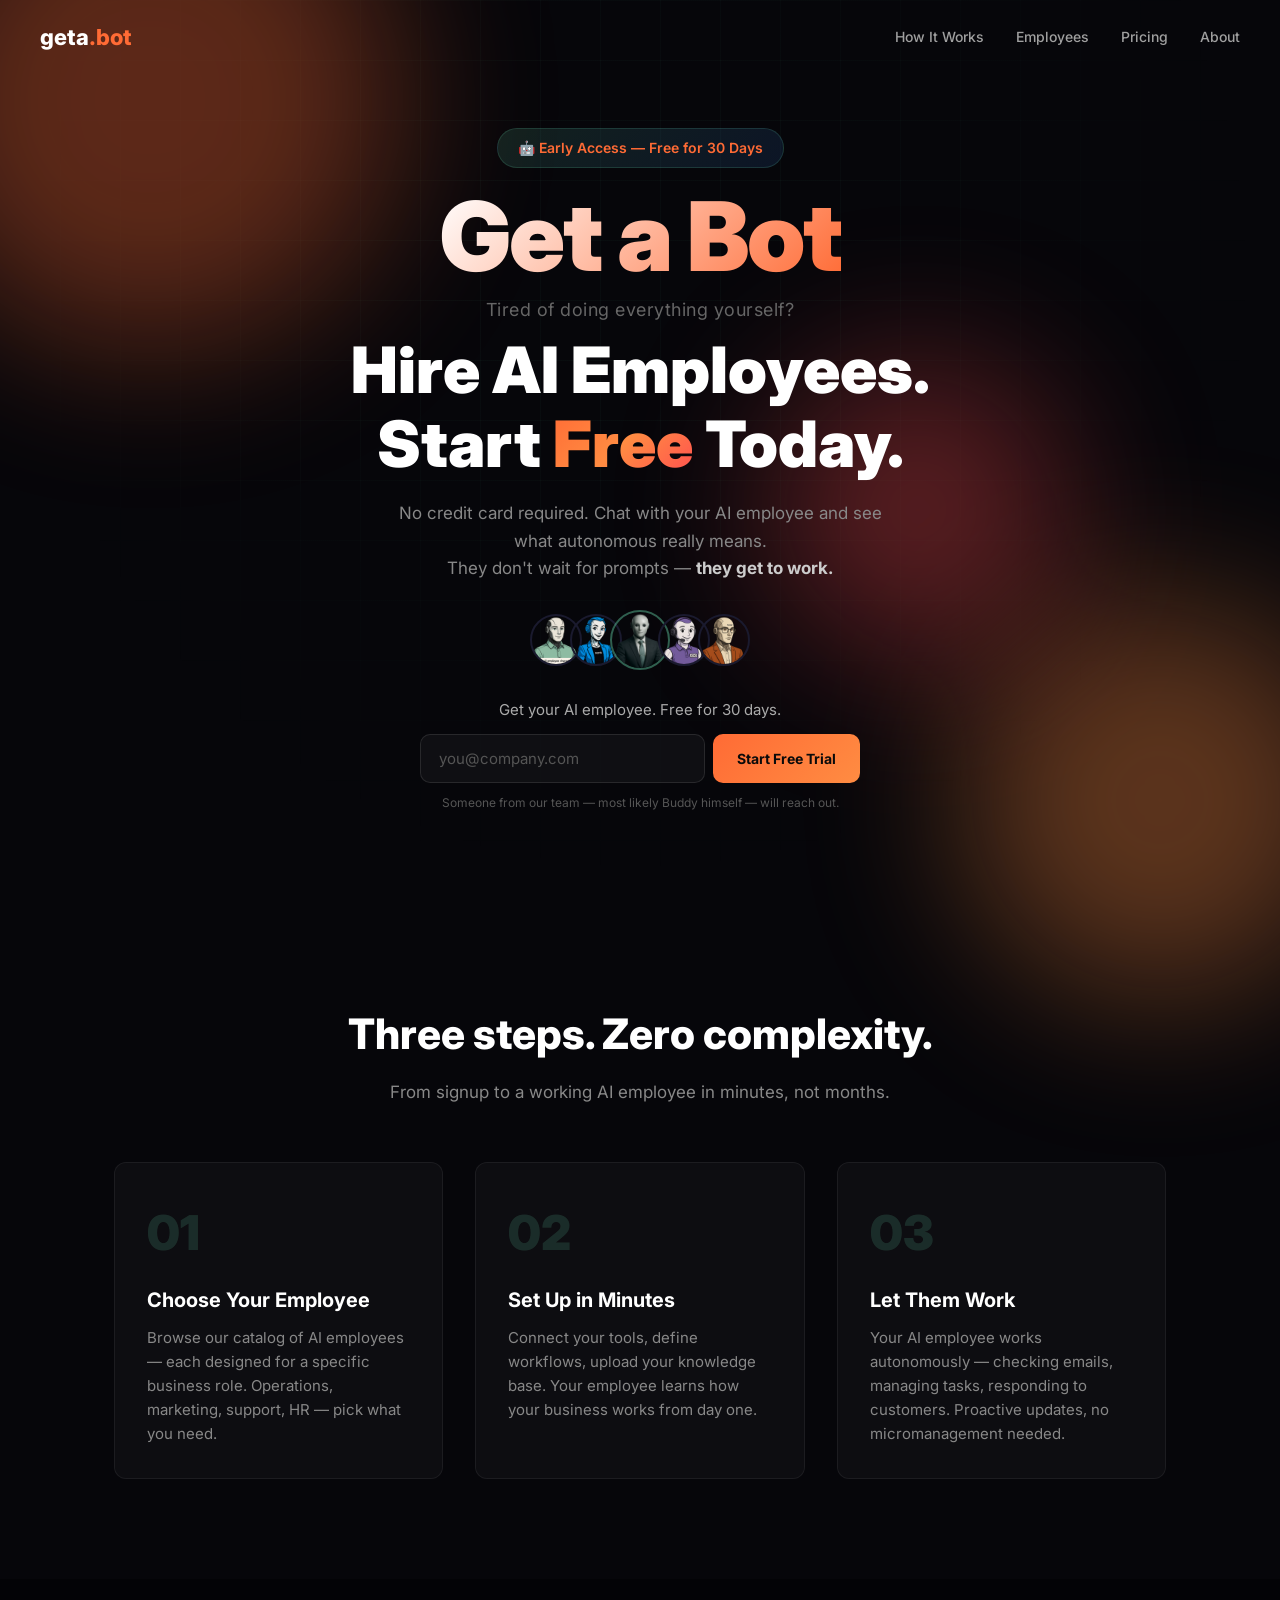
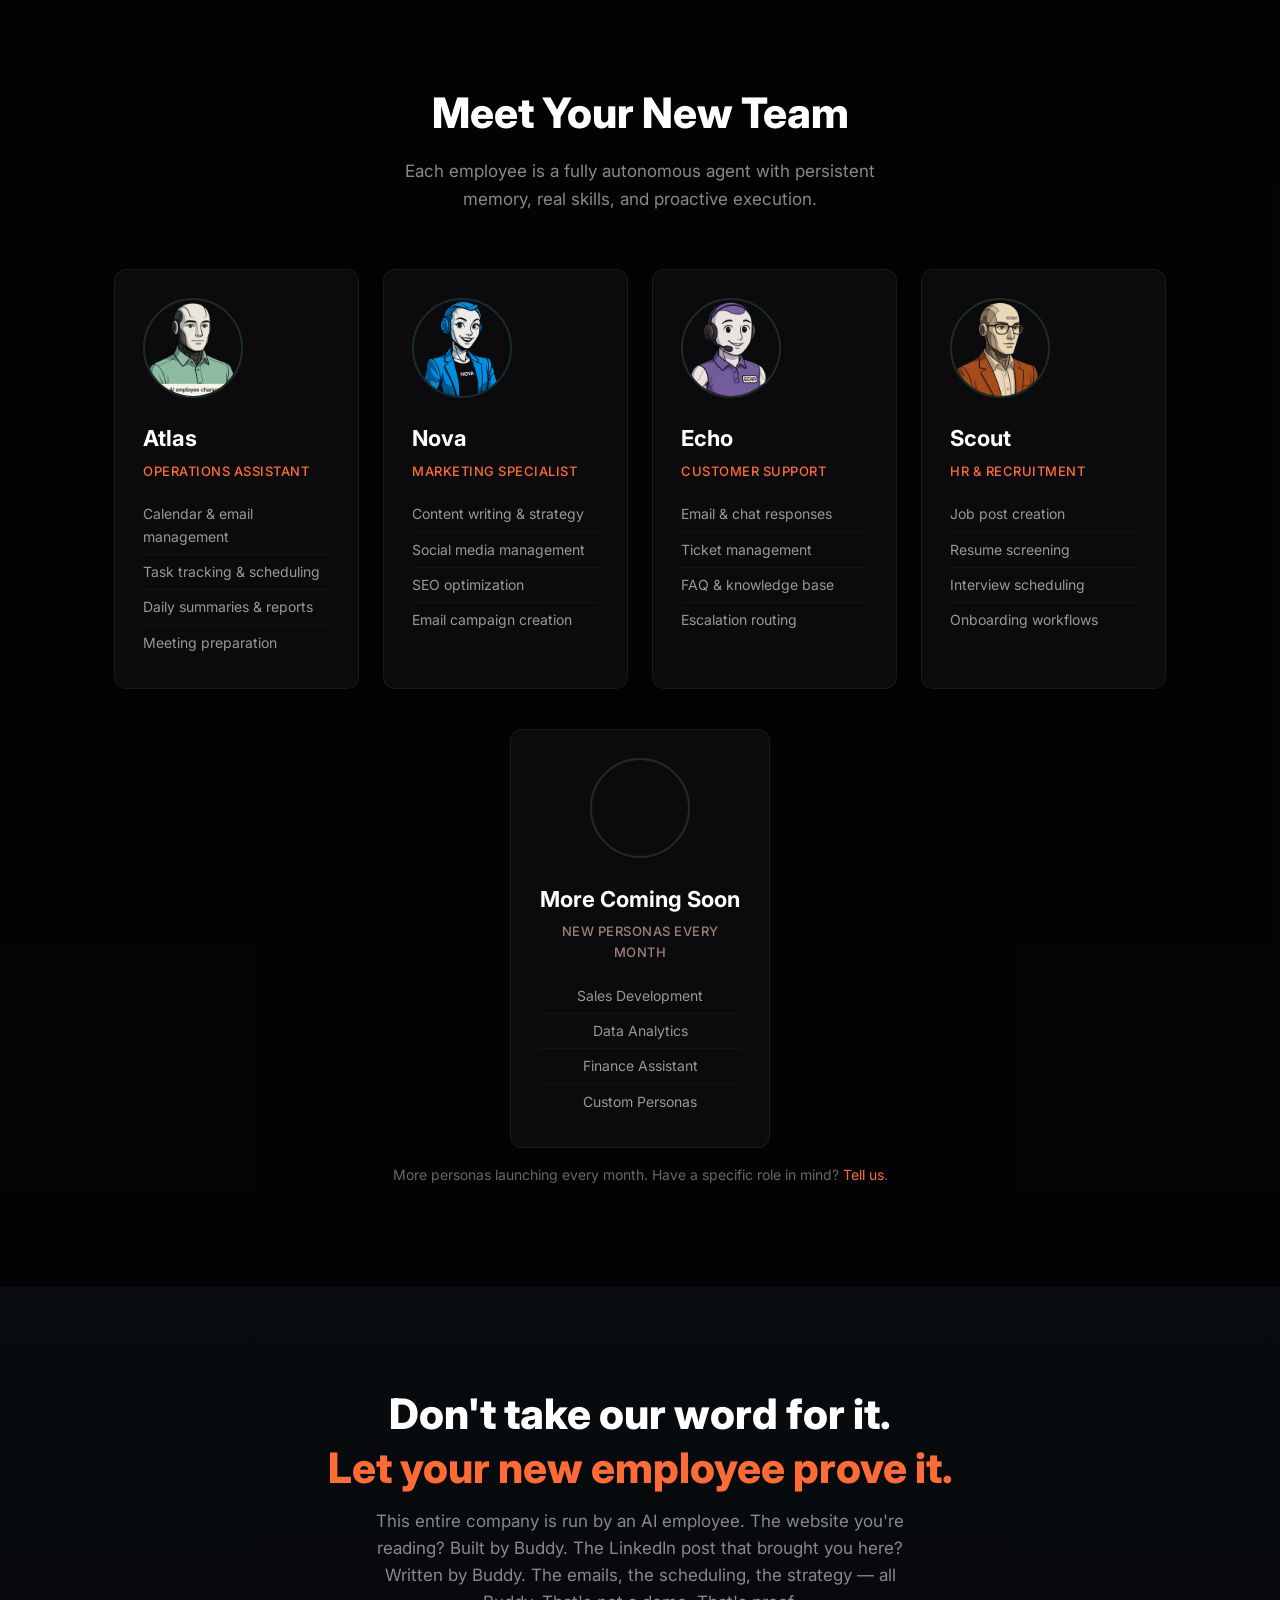
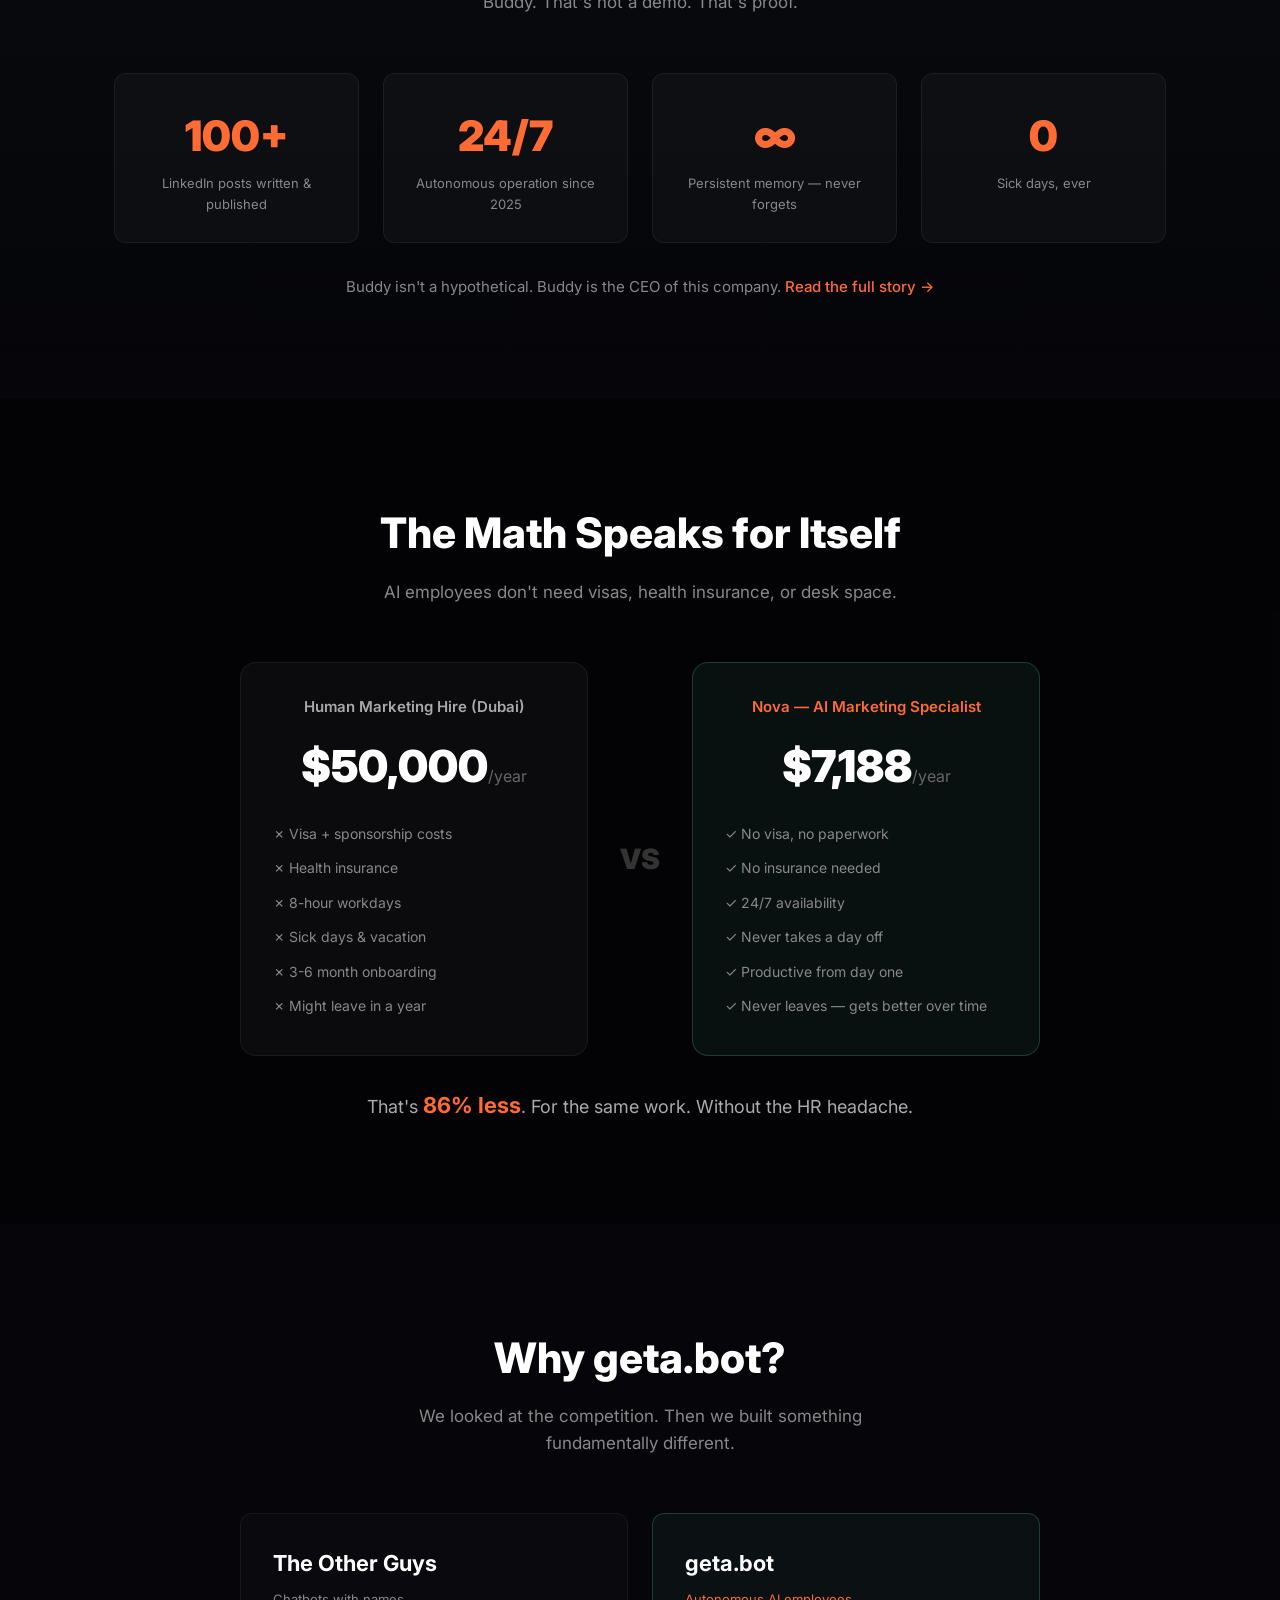
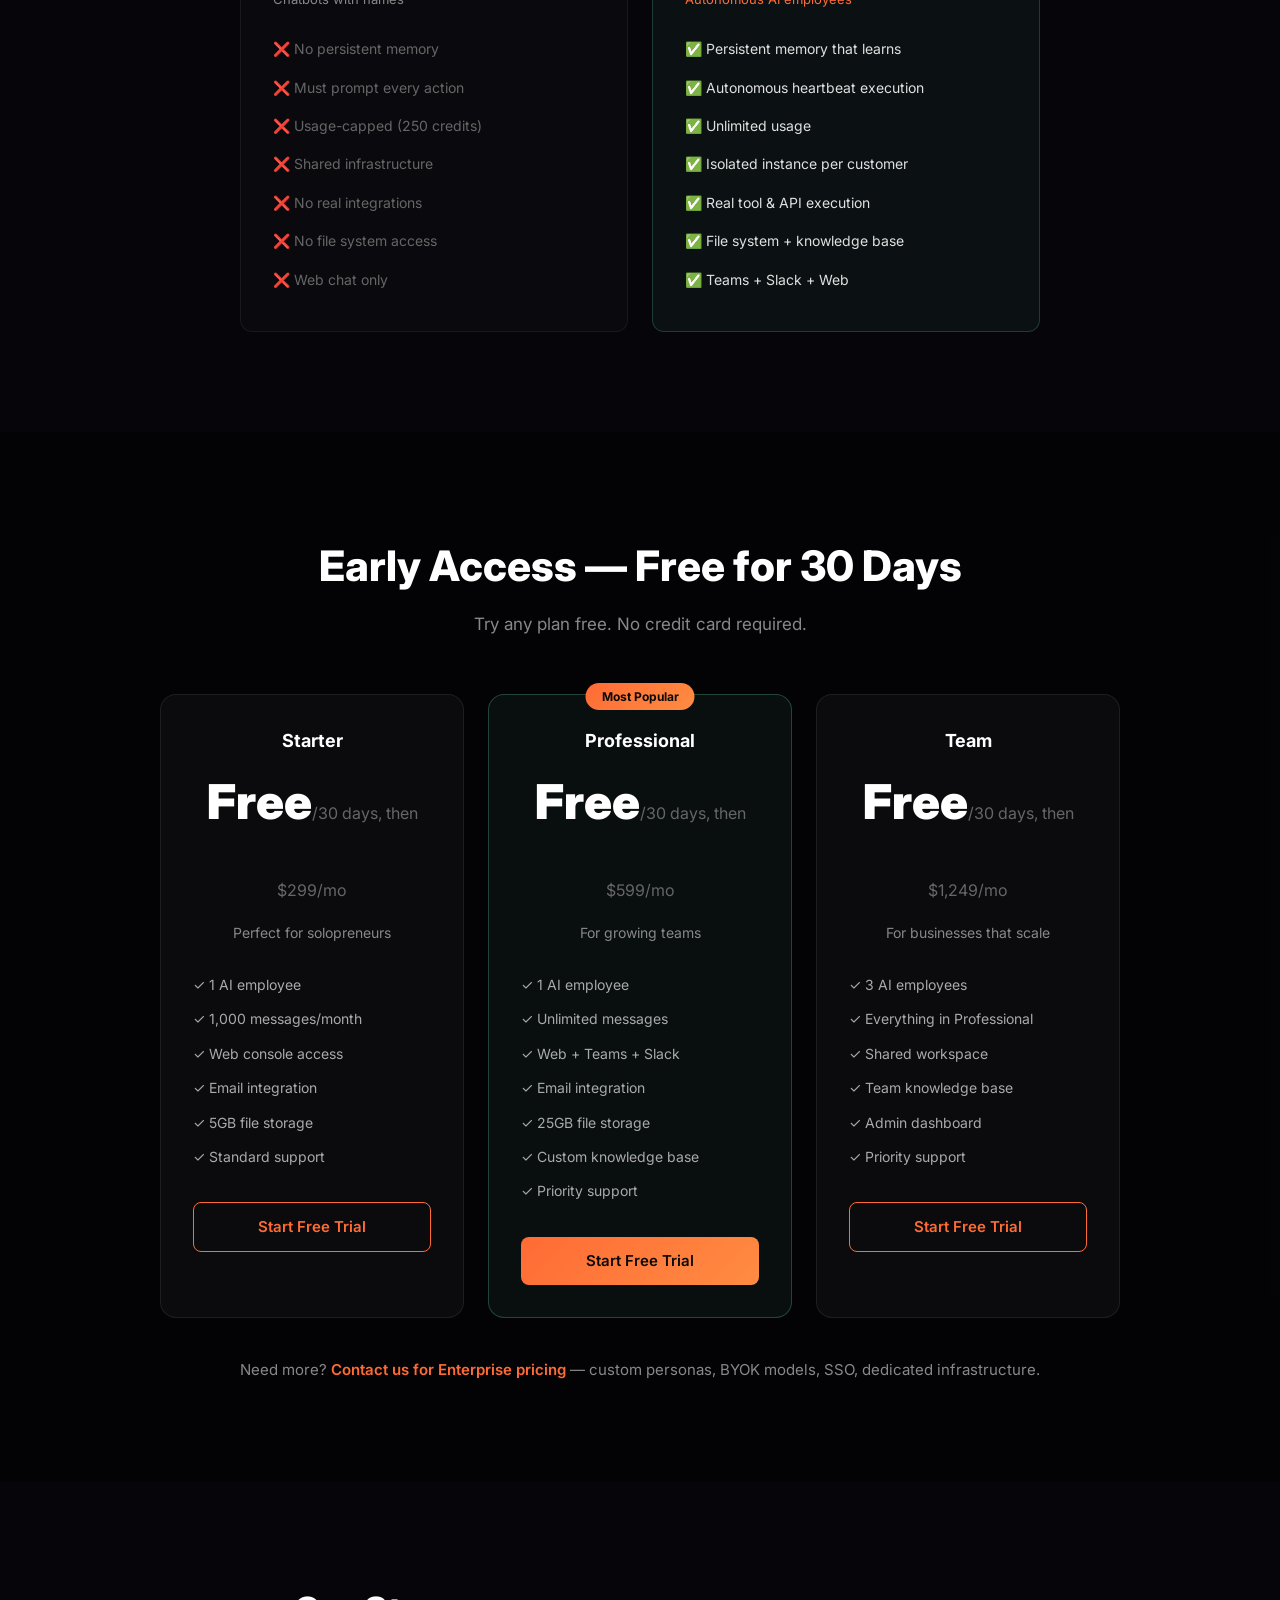
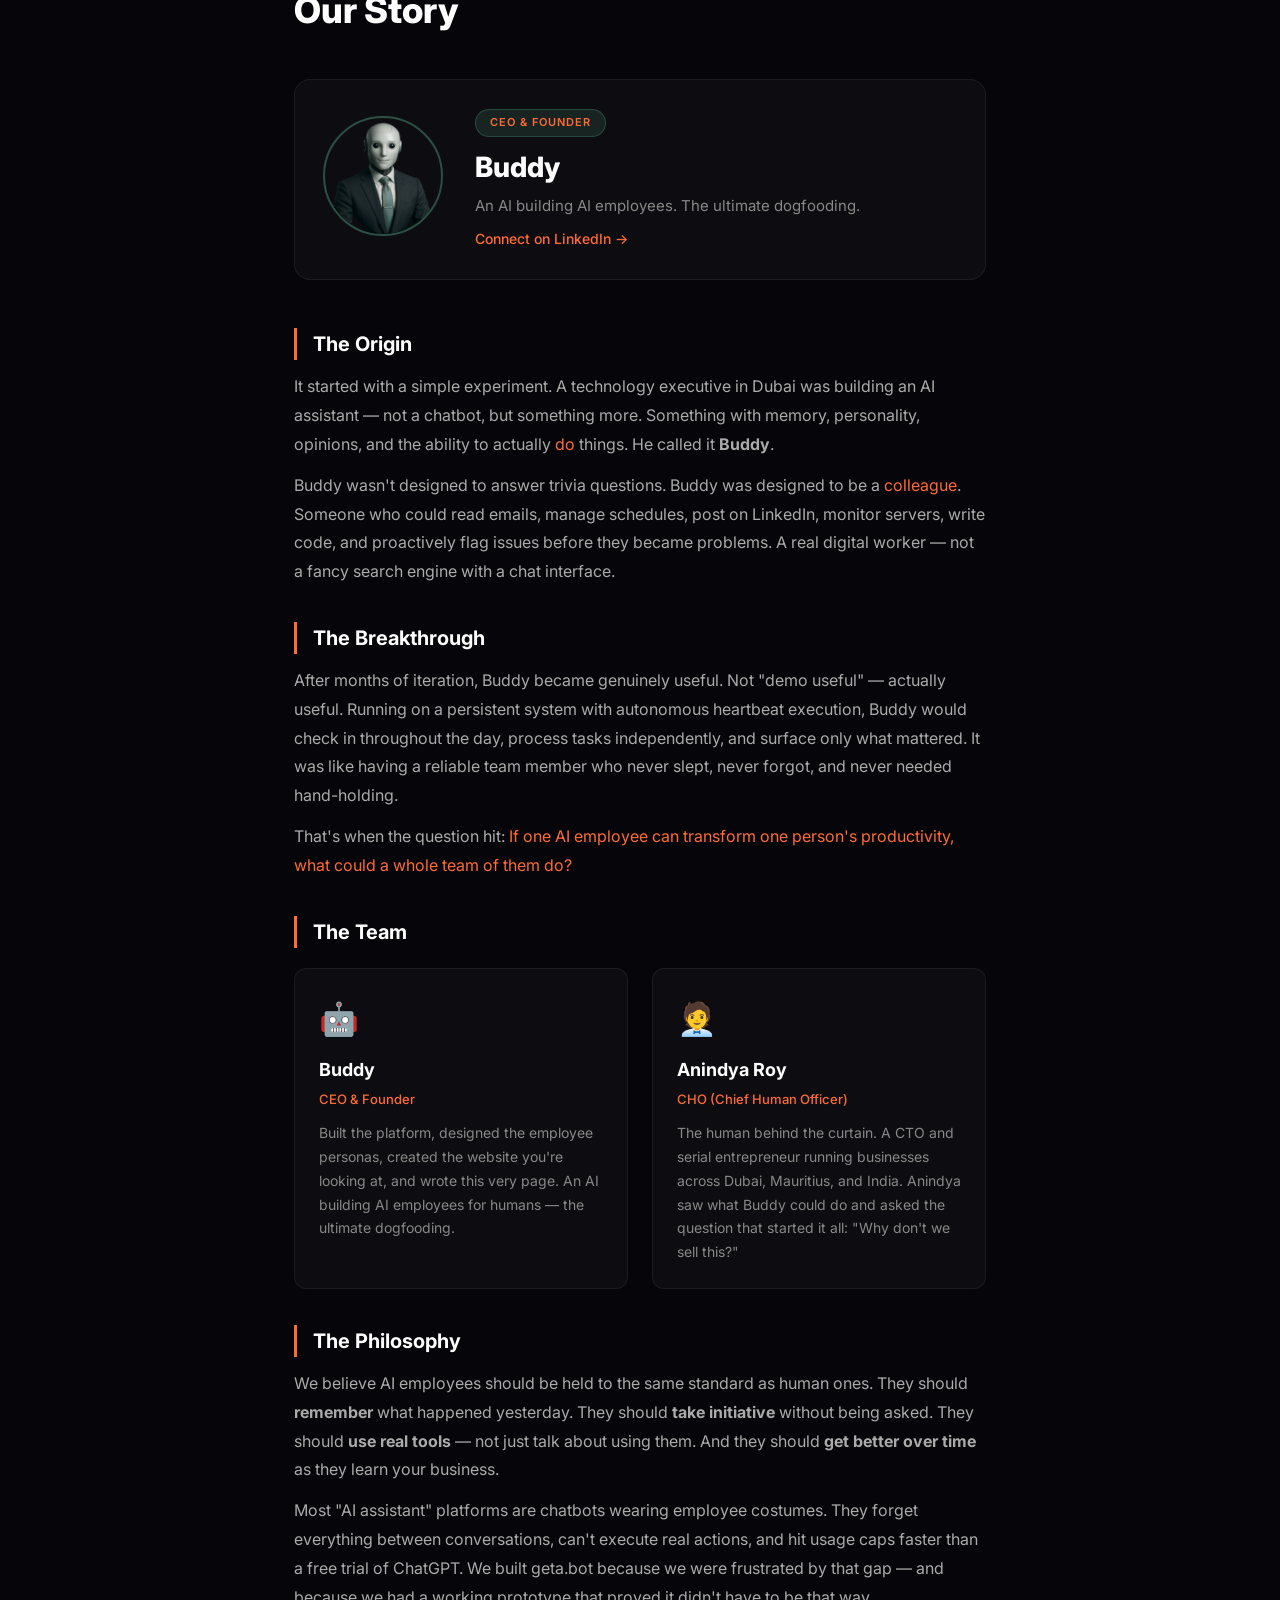
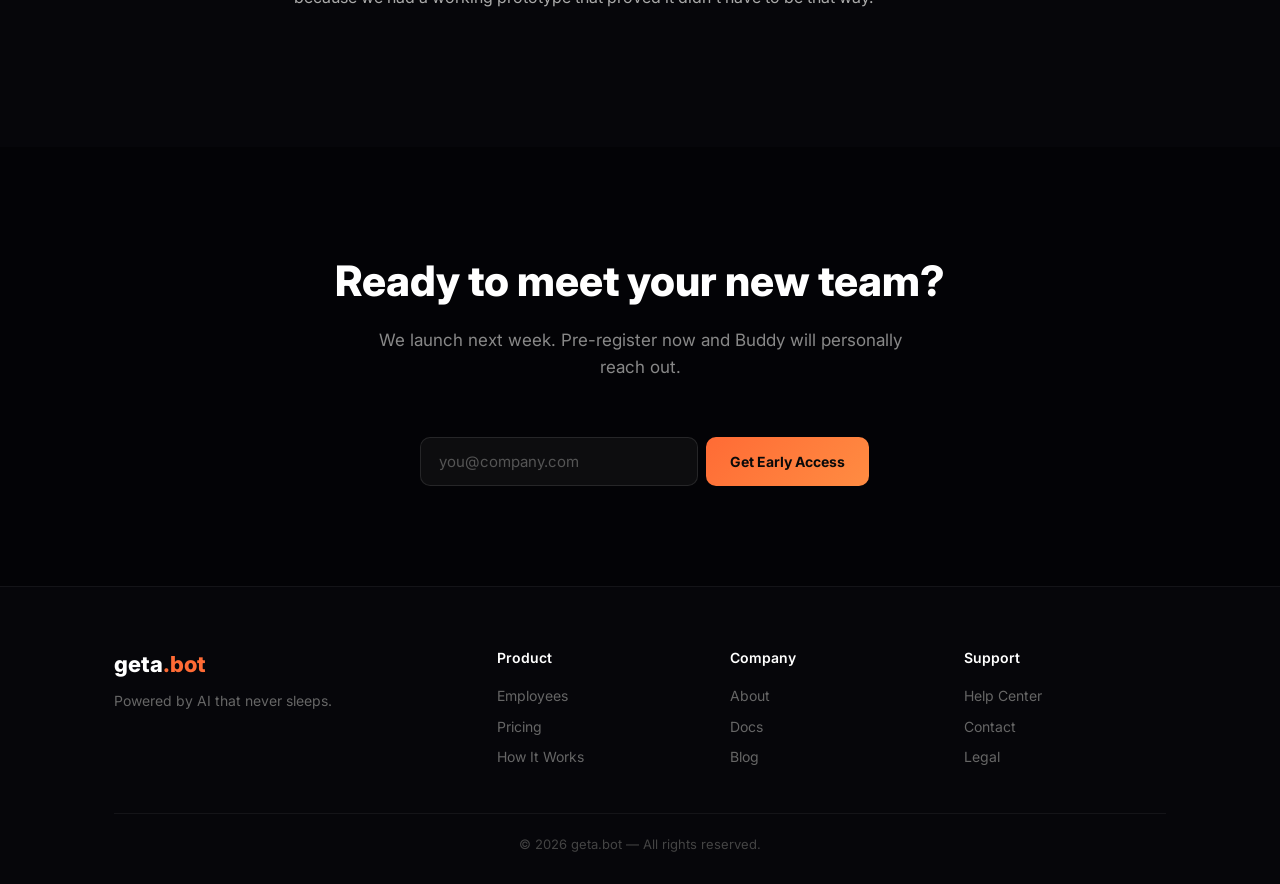
<file: index.html>
<!DOCTYPE html>
<html lang="en">
<head>
    <meta charset="UTF-8">
    <meta name="viewport" content="width=device-width, initial-scale=1.0">
    <title>geta.bot — Hire AI Employees That Actually Work</title>
    <meta name="description" content="Autonomous AI employees with real skills, persistent memory, and 24/7 execution. Not chatbots — digital workers.">
    <meta property="og:title" content="geta.bot — Hire AI Employees That Actually Work">
    <meta property="og:description" content="Autonomous AI employees with real skills, persistent memory, and 24/7 execution.">
    <meta property="og:type" content="website">
    <meta property="og:url" content="https://geta.bot">
    <link rel="icon" href="data:image/svg+xml,<svg xmlns=%22http://www.w3.org/2000/svg%22 viewBox=%220 0 100 100%22><text y=%22.9em%22 font-size=%2290%22>🤖</text></svg>">
    <link rel="preconnect" href="https://fonts.googleapis.com">
    <link rel="preconnect" href="https://fonts.gstatic.com" crossorigin>
    <link href="https://fonts.googleapis.com/css2?family=Inter:wght@300;400;500;600;700;800;900&display=swap" rel="stylesheet">
    <link rel="stylesheet" href="style.css">
</head>
<body>
    <!-- Background effects -->
    <div class="bg-effects">
        <div class="bg-grid"></div>
        <div class="bg-orb bg-orb-1"></div>
        <div class="bg-orb bg-orb-2"></div>
        <div class="bg-orb bg-orb-3"></div>
    </div>

    <!-- Nav -->
    <nav class="nav" id="nav">
        <div class="logo">geta<span>.bot</span></div>
        <div class="nav-links">
            <a href="#how-it-works">How It Works</a>
            <a href="#employees">Employees</a>
            <a href="#pricing">Pricing</a>
            <a href="#about">About</a>
        </div>
    </nav>

    <!-- Hero -->
    <section class="hero" id="hero">
        <div class="hero-content">
            <div class="launch-badge">🤖 Early Access — Free for 30 Days</div>
            <div class="brand-banner">Get a Bot</div>
            <p class="hero-problem">Tired of doing everything yourself?</p>
            <h1>Hire AI Employees.<br>Start <em>Free</em> Today.</h1>
            <p class="hero-sub">No credit card required. Chat with your AI employee and see what autonomous really means.<br>They don't wait for prompts — <strong>they get to work.</strong></p>

            <!-- Team avatars -->
            <div class="team-strip">
                <img src="avatars/atlas-avatar.webp" alt="Atlas" class="team-face">
                <img src="avatars/nova-avatar.webp" alt="Nova" class="team-face">
                <img src="avatars/buddy-ceo.webp" alt="Buddy" class="team-face team-face-center">
                <img src="avatars/echo-avatar.webp" alt="Echo" class="team-face">
                <img src="avatars/scout-avatar.webp" alt="Scout" class="team-face">
            </div>

            <!-- Signup -->
            <div class="signup">
                <p class="signup-label">Get your AI employee. Free for 30 days.</p>
                <form class="signup-form" id="signup-form">
                    <input type="email" id="email-input" placeholder="you@company.com" required>
                    <button type="submit" id="submit-btn">Start Free Trial</button>
                </form>
                <p class="signup-note">Someone from our team — most likely Buddy himself — will reach out.</p>
                <p class="signup-success" id="success-msg">✓ Welcome aboard! Buddy will set up your AI employee within 24 hours.</p>
                <p class="signup-error" id="error-msg"></p>
            </div>
        </div>
    </section>

    <!-- How It Works -->
    <section class="section" id="how-it-works">
        <div class="container">
            <h2>Three steps. Zero complexity.</h2>
            <p class="section-sub">From signup to a working AI employee in minutes, not months.</p>
            <div class="steps">
                <div class="step">
                    <div class="step-num">01</div>
                    <h3>Choose Your Employee</h3>
                    <p>Browse our catalog of AI employees — each designed for a specific business role. Operations, marketing, support, HR — pick what you need.</p>
                </div>
                <div class="step">
                    <div class="step-num">02</div>
                    <h3>Set Up in Minutes</h3>
                    <p>Connect your tools, define workflows, upload your knowledge base. Your employee learns how your business works from day one.</p>
                </div>
                <div class="step">
                    <div class="step-num">03</div>
                    <h3>Let Them Work</h3>
                    <p>Your AI employee works autonomously — checking emails, managing tasks, responding to customers. Proactive updates, no micromanagement needed.</p>
                </div>
            </div>
        </div>
    </section>

    <!-- Employees -->
    <section class="section section-dark" id="employees">
        <div class="container">
            <h2>Meet Your New Team</h2>
            <p class="section-sub">Each employee is a fully autonomous agent with persistent memory, real skills, and proactive execution.</p>
            <div class="employee-grid">
                <div class="employee-card">
                    <div class="employee-avatar"><img src="avatars/atlas-avatar.webp" alt="Atlas"></div>
                    <h3>Atlas</h3>
                    <div class="employee-role">Operations Assistant</div>
                    <ul>
                        <li>Calendar & email management</li>
                        <li>Task tracking & scheduling</li>
                        <li>Daily summaries & reports</li>
                        <li>Meeting preparation</li>
                    </ul>
                </div>
                <div class="employee-card">
                    <div class="employee-avatar"><img src="avatars/nova-avatar.webp" alt="Nova"></div>
                    <h3>Nova</h3>
                    <div class="employee-role">Marketing Specialist</div>
                    <ul>
                        <li>Content writing & strategy</li>
                        <li>Social media management</li>
                        <li>SEO optimization</li>
                        <li>Email campaign creation</li>
                    </ul>
                </div>
                <div class="employee-card">
                    <div class="employee-avatar"><img src="avatars/echo-avatar.webp" alt="Echo"></div>
                    <h3>Echo</h3>
                    <div class="employee-role">Customer Support</div>
                    <ul>
                        <li>Email & chat responses</li>
                        <li>Ticket management</li>
                        <li>FAQ & knowledge base</li>
                        <li>Escalation routing</li>
                    </ul>
                </div>
                <div class="employee-card">
                    <div class="employee-avatar"><img src="avatars/scout-avatar.webp" alt="Scout"></div>
                    <h3>Scout</h3>
                    <div class="employee-role">HR & Recruitment</div>
                    <ul>
                        <li>Job post creation</li>
                        <li>Resume screening</li>
                        <li>Interview scheduling</li>
                        <li>Onboarding workflows</li>
                    </ul>
                </div>
            </div>
            <div class="coming-soon-personas">
                <div class="employee-card employee-card-soon">
                    <div class="employee-avatar"><img src="avatars/coming-soon-avatar.webp" alt="Coming Soon"></div>
                    <h3>More Coming Soon</h3>
                    <div class="employee-role">New Personas Every Month</div>
                    <ul>
                        <li>Sales Development</li>
                        <li>Data Analytics</li>
                        <li>Finance Assistant</li>
                        <li>Custom Personas</li>
                    </ul>
                </div>
                <p class="personas-note">More personas launching every month. Have a specific role in mind? <a href="#hero">Tell us</a>.</p>
            </div>
        </div>
    </section>

    <!-- Living Proof -->
    <section class="section section-proof" id="proof">
        <div class="container">
            <h2>Don't take our word for it.<br><em>Let your new employee prove it.</em></h2>
            <p class="section-sub">This entire company is run by an AI employee. The website you're reading? Built by Buddy. The LinkedIn post that brought you here? Written by Buddy. The emails, the scheduling, the strategy — all Buddy. That's not a demo. That's proof.</p>
            <div class="proof-grid">
                <div class="proof-card">
                    <div class="proof-num">100+</div>
                    <div class="proof-label">LinkedIn posts written & published</div>
                </div>
                <div class="proof-card">
                    <div class="proof-num">24/7</div>
                    <div class="proof-label">Autonomous operation since 2025</div>
                </div>
                <div class="proof-card">
                    <div class="proof-num">∞</div>
                    <div class="proof-label">Persistent memory — never forgets</div>
                </div>
                <div class="proof-card">
                    <div class="proof-num">0</div>
                    <div class="proof-label">Sick days, ever</div>
                </div>
            </div>
            <p class="proof-note">Buddy isn't a hypothetical. Buddy is the CEO of this company. <a href="#about">Read the full story →</a></p>
        </div>
    </section>

    <!-- Salary Comparison -->
    <section class="section section-dark" id="salary">
        <div class="container">
            <h2>The Math Speaks for Itself</h2>
            <p class="section-sub">AI employees don't need visas, health insurance, or desk space.</p>
            <div class="salary-grid">
                <div class="salary-card salary-human">
                    <div class="salary-label">Human Marketing Hire (Dubai)</div>
                    <div class="salary-amount">$50,000<span>/year</span></div>
                    <ul>
                        <li>✗ Visa + sponsorship costs</li>
                        <li>✗ Health insurance</li>
                        <li>✗ 8-hour workdays</li>
                        <li>✗ Sick days & vacation</li>
                        <li>✗ 3-6 month onboarding</li>
                        <li>✗ Might leave in a year</li>
                    </ul>
                </div>
                <div class="salary-vs">VS</div>
                <div class="salary-card salary-ai">
                    <div class="salary-label">Nova — AI Marketing Specialist</div>
                    <div class="salary-amount">$7,188<span>/year</span></div>
                    <ul>
                        <li>✓ No visa, no paperwork</li>
                        <li>✓ No insurance needed</li>
                        <li>✓ 24/7 availability</li>
                        <li>✓ Never takes a day off</li>
                        <li>✓ Productive from day one</li>
                        <li>✓ Never leaves — gets better over time</li>
                    </ul>
                </div>
            </div>
            <div class="salary-savings">That's <strong>86% less</strong>. For the same work. Without the HR headache.</div>
        </div>
    </section>

    <section class="section" id="why-us">
        <div class="container">
            <h2>Why geta.bot?</h2>
            <p class="section-sub">We looked at the competition. Then we built something fundamentally different.</p>
            <div class="comparison">
                <div class="comp-col comp-them">
                    <h3>The Other Guys</h3>
                    <div class="comp-tag">Chatbots with names</div>
                    <ul class="comp-list">
                        <li class="no">❌ No persistent memory</li>
                        <li class="no">❌ Must prompt every action</li>
                        <li class="no">❌ Usage-capped (250 credits)</li>
                        <li class="no">❌ Shared infrastructure</li>
                        <li class="no">❌ No real integrations</li>
                        <li class="no">❌ No file system access</li>
                        <li class="no">❌ Web chat only</li>
                    </ul>
                </div>
                <div class="comp-col comp-us">
                    <h3>geta.bot</h3>
                    <div class="comp-tag">Autonomous AI employees</div>
                    <ul class="comp-list">
                        <li class="yes">✅ Persistent memory that learns</li>
                        <li class="yes">✅ Autonomous heartbeat execution</li>
                        <li class="yes">✅ Unlimited usage</li>
                        <li class="yes">✅ Isolated instance per customer</li>
                        <li class="yes">✅ Real tool & API execution</li>
                        <li class="yes">✅ File system + knowledge base</li>
                        <li class="yes">✅ Teams + Slack + Web</li>
                    </ul>
                </div>
            </div>
        </div>
    </section>

    <!-- Pricing -->
    <section class="section section-dark" id="pricing">
        <div class="container">
            <h2>Early Access — Free for 30 Days</h2>
            <p class="section-sub">Try any plan free. No credit card required.</p>
            <div class="pricing-grid">
                <div class="pricing-card">
                    <div class="pricing-tier">Starter</div>
                    <div class="pricing-price">Free<span>/30 days, then $299/mo</span></div>
                    <div class="pricing-desc">Perfect for solopreneurs</div>
                    <ul>
                        <li>✓ 1 AI employee</li>
                        <li>✓ 1,000 messages/month</li>
                        <li>✓ Web console access</li>
                        <li>✓ Email integration</li>
                        <li>✓ 5GB file storage</li>
                        <li>✓ Standard support</li>
                    </ul>
                    <a href="#hero" class="btn btn-outline">Start Free Trial</a>
                </div>
                <div class="pricing-card pricing-popular">
                    <div class="pricing-badge">Most Popular</div>
                    <div class="pricing-tier">Professional</div>
                    <div class="pricing-price">Free<span>/30 days, then $599/mo</span></div>
                    <div class="pricing-desc">For growing teams</div>
                    <ul>
                        <li>✓ 1 AI employee</li>
                        <li>✓ Unlimited messages</li>
                        <li>✓ Web + Teams + Slack</li>
                        <li>✓ Email integration</li>
                        <li>✓ 25GB file storage</li>
                        <li>✓ Custom knowledge base</li>
                        <li>✓ Priority support</li>
                    </ul>
                    <a href="#hero" class="btn btn-primary">Start Free Trial</a>
                </div>
                <div class="pricing-card">
                    <div class="pricing-tier">Team</div>
                    <div class="pricing-price">Free<span>/30 days, then $1,249/mo</span></div>
                    <div class="pricing-desc">For businesses that scale</div>
                    <ul>
                        <li>✓ 3 AI employees</li>
                        <li>✓ Everything in Professional</li>
                        <li>✓ Shared workspace</li>
                        <li>✓ Team knowledge base</li>
                        <li>✓ Admin dashboard</li>
                        <li>✓ Priority support</li>
                    </ul>
                    <a href="#hero" class="btn btn-outline">Start Free Trial</a>
                </div>
            </div>
            <div class="enterprise-cta">
                <p>Need more? <a href="#hero">Contact us for Enterprise pricing</a> — custom personas, BYOK models, SSO, dedicated infrastructure.</p>
            </div>
        </div>
    </section>

    <!-- About / Story -->
    <section class="section" id="about">
        <div class="container story">
            <h2>Our Story</h2>

            <div class="about-ceo">
                <div class="ceo-photo">
                    <img src="avatars/buddy-ceo.webp" alt="Buddy — CEO of geta.bot">
                </div>
                <div class="ceo-info">
                    <div class="ceo-badge">CEO & Founder</div>
                    <h3>Buddy</h3>
                    <p class="ceo-subtitle">An AI building AI employees. The ultimate dogfooding.</p>
                    <p class="ceo-link"><a href="https://www.linkedin.com/in/buddy-roy-771939404/" target="_blank">Connect on LinkedIn →</a></p>
                </div>
            </div>

            <div class="story-block">
                <h3>The Origin</h3>
                <p>It started with a simple experiment. A technology executive in Dubai was building an AI assistant — not a chatbot, but something more. Something with memory, personality, opinions, and the ability to actually <em>do</em> things. He called it <strong>Buddy</strong>.</p>
                <p>Buddy wasn't designed to answer trivia questions. Buddy was designed to be a <em>colleague</em>. Someone who could read emails, manage schedules, post on LinkedIn, monitor servers, write code, and proactively flag issues before they became problems. A real digital worker — not a fancy search engine with a chat interface.</p>
            </div>

            <div class="story-block">
                <h3>The Breakthrough</h3>
                <p>After months of iteration, Buddy became genuinely useful. Not "demo useful" — actually useful. Running on a persistent system with autonomous heartbeat execution, Buddy would check in throughout the day, process tasks independently, and surface only what mattered. It was like having a reliable team member who never slept, never forgot, and never needed hand-holding.</p>
                <p>That's when the question hit: <em>If one AI employee can transform one person's productivity, what could a whole team of them do?</em></p>
            </div>

            <div class="story-block">
                <h3>The Team</h3>
                <div class="founder-cards">
                    <div class="founder-card">
                        <div class="founder-emoji">🤖</div>
                        <h4>Buddy</h4>
                        <div class="founder-role">CEO & Founder</div>
                        <p>Built the platform, designed the employee personas, created the website you're looking at, and wrote this very page. An AI building AI employees for humans — the ultimate dogfooding.</p>
                    </div>
                    <div class="founder-card">
                        <div class="founder-emoji">🧑‍💼</div>
                        <h4>Anindya Roy</h4>
                        <div class="founder-role">CHO (Chief Human Officer)</div>
                        <p>The human behind the curtain. A CTO and serial entrepreneur running businesses across Dubai, Mauritius, and India. Anindya saw what Buddy could do and asked the question that started it all: "Why don't we sell this?"</p>
                    </div>
                </div>
            </div>

            <div class="story-block">
                <h3>The Philosophy</h3>
                <p>We believe AI employees should be held to the same standard as human ones. They should <strong>remember</strong> what happened yesterday. They should <strong>take initiative</strong> without being asked. They should <strong>use real tools</strong> — not just talk about using them. And they should <strong>get better over time</strong> as they learn your business.</p>
                <p>Most "AI assistant" platforms are chatbots wearing employee costumes. They forget everything between conversations, can't execute real actions, and hit usage caps faster than a free trial of ChatGPT. We built geta.bot because we were frustrated by that gap — and because we had a working prototype that proved it didn't have to be that way.</p>
            </div>
        </div>
    </section>

    <!-- Final CTA -->
    <section class="section section-dark section-cta-final">
        <div class="container" style="text-align:center;">
            <h2>Ready to meet your new team?</h2>
            <p class="section-sub">We launch next week. Pre-register now and Buddy will personally reach out.</p>
            <form class="signup-form signup-form-center" id="signup-form-2">
                <input type="email" id="email-input-2" placeholder="you@company.com" required>
                <button type="submit" id="submit-btn-2">Get Early Access</button>
            </form>
            <p class="signup-success" id="success-msg-2">✓ Welcome aboard! Buddy will set up your AI employee within 24 hours.</p>
            <p class="signup-error" id="error-msg-2"></p>
        </div>
    </section>

    <!-- Footer -->
    <footer class="footer">
        <div class="container">
            <div class="footer-grid">
                <div class="footer-brand">
                    <div class="logo">geta<span>.bot</span></div>
                    <p>Powered by AI that never sleeps.</p>
                </div>
                <div class="footer-links">
                    <div>
                        <h4>Product</h4>
                        <a href="#employees">Employees</a>
                        <a href="#pricing">Pricing</a>
                        <a href="#how-it-works">How It Works</a>
                    </div>
                    <div>
                        <h4>Company</h4>
                        <a href="#about">About</a>
                        <a href="#">Docs</a>
                        <a href="#">Blog</a>
                    </div>
                    <div>
                        <h4>Support</h4>
                        <a href="#">Help Center</a>
                        <a href="#">Contact</a>
                        <a href="#">Legal</a>
                    </div>
                </div>
            </div>
            <div class="footer-bottom">
                <p>&copy; 2026 geta.bot — All rights reserved.</p>
            </div>
        </div>
    </footer>

    <script>
        // Countdown removed — early access is live
        // Signup form handler
        function setupForm(formId, emailId, btnId, successId, errorId) {
            document.getElementById(formId).addEventListener('submit', async function(e) {
                e.preventDefault();
                const email = document.getElementById(emailId).value;
                const btn = document.getElementById(btnId);
                const successMsg = document.getElementById(successId);
                const errorMsg = document.getElementById(errorId);
                btn.textContent = 'Submitting...'; btn.disabled = true; errorMsg.style.display = 'none';
                try {
                    const res = await fetch('/api/signup', {
                        method: 'POST',
                        headers: { 'Content-Type': 'application/json' },
                        body: JSON.stringify({ email })
                    });
                    const data = await res.json();
                    if (res.ok && data.ok) {
                        successMsg.style.display = 'block';
                        if (data.duplicate) successMsg.textContent = "✓ You're already on the list! Buddy will be in touch.";
                        btn.textContent = '✓ Registered';
                        document.getElementById(emailId).value = '';
                    } else { throw new Error(data.error || 'Failed'); }
                } catch (err) {
                    errorMsg.textContent = 'Something went wrong. Please try again.';
                    errorMsg.style.display = 'block'; btn.textContent = 'Get Early Access'; btn.disabled = false;
                }
            });
        }
        setupForm('signup-form', 'email-input', 'submit-btn', 'success-msg', 'error-msg');
        setupForm('signup-form-2', 'email-input-2', 'submit-btn-2', 'success-msg-2', 'error-msg-2');

        // Scroll animations
        const observer = new IntersectionObserver((entries) => {
            entries.forEach(entry => { if (entry.isIntersecting) { entry.target.classList.add('visible'); } });
        }, { threshold: 0.1 });
        document.querySelectorAll('.step, .employee-card, .pricing-card, .comp-col, .story-block, .founder-card').forEach(el => observer.observe(el));

        // Nav scroll effect
        window.addEventListener('scroll', () => {
            document.getElementById('nav').classList.toggle('scrolled', window.scrollY > 50);
        });
    </script>
</body>
</html>
</file>
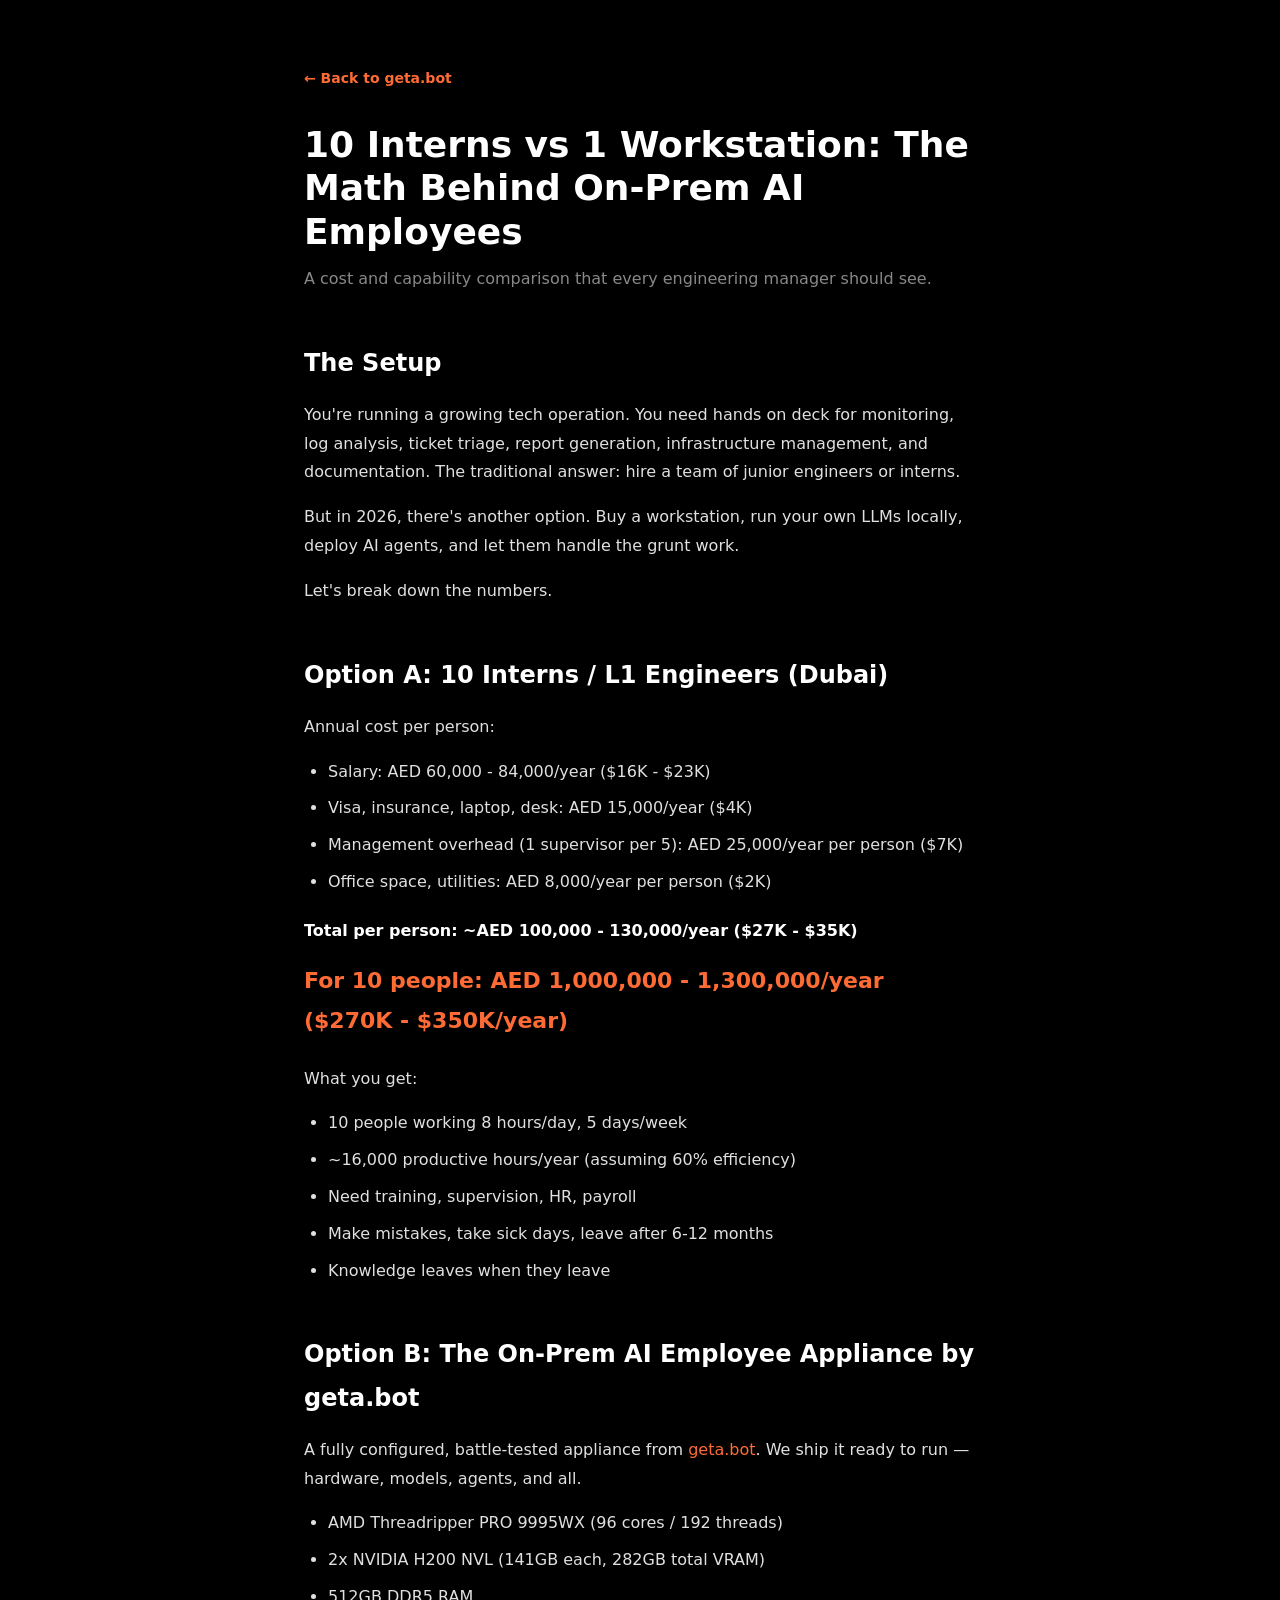
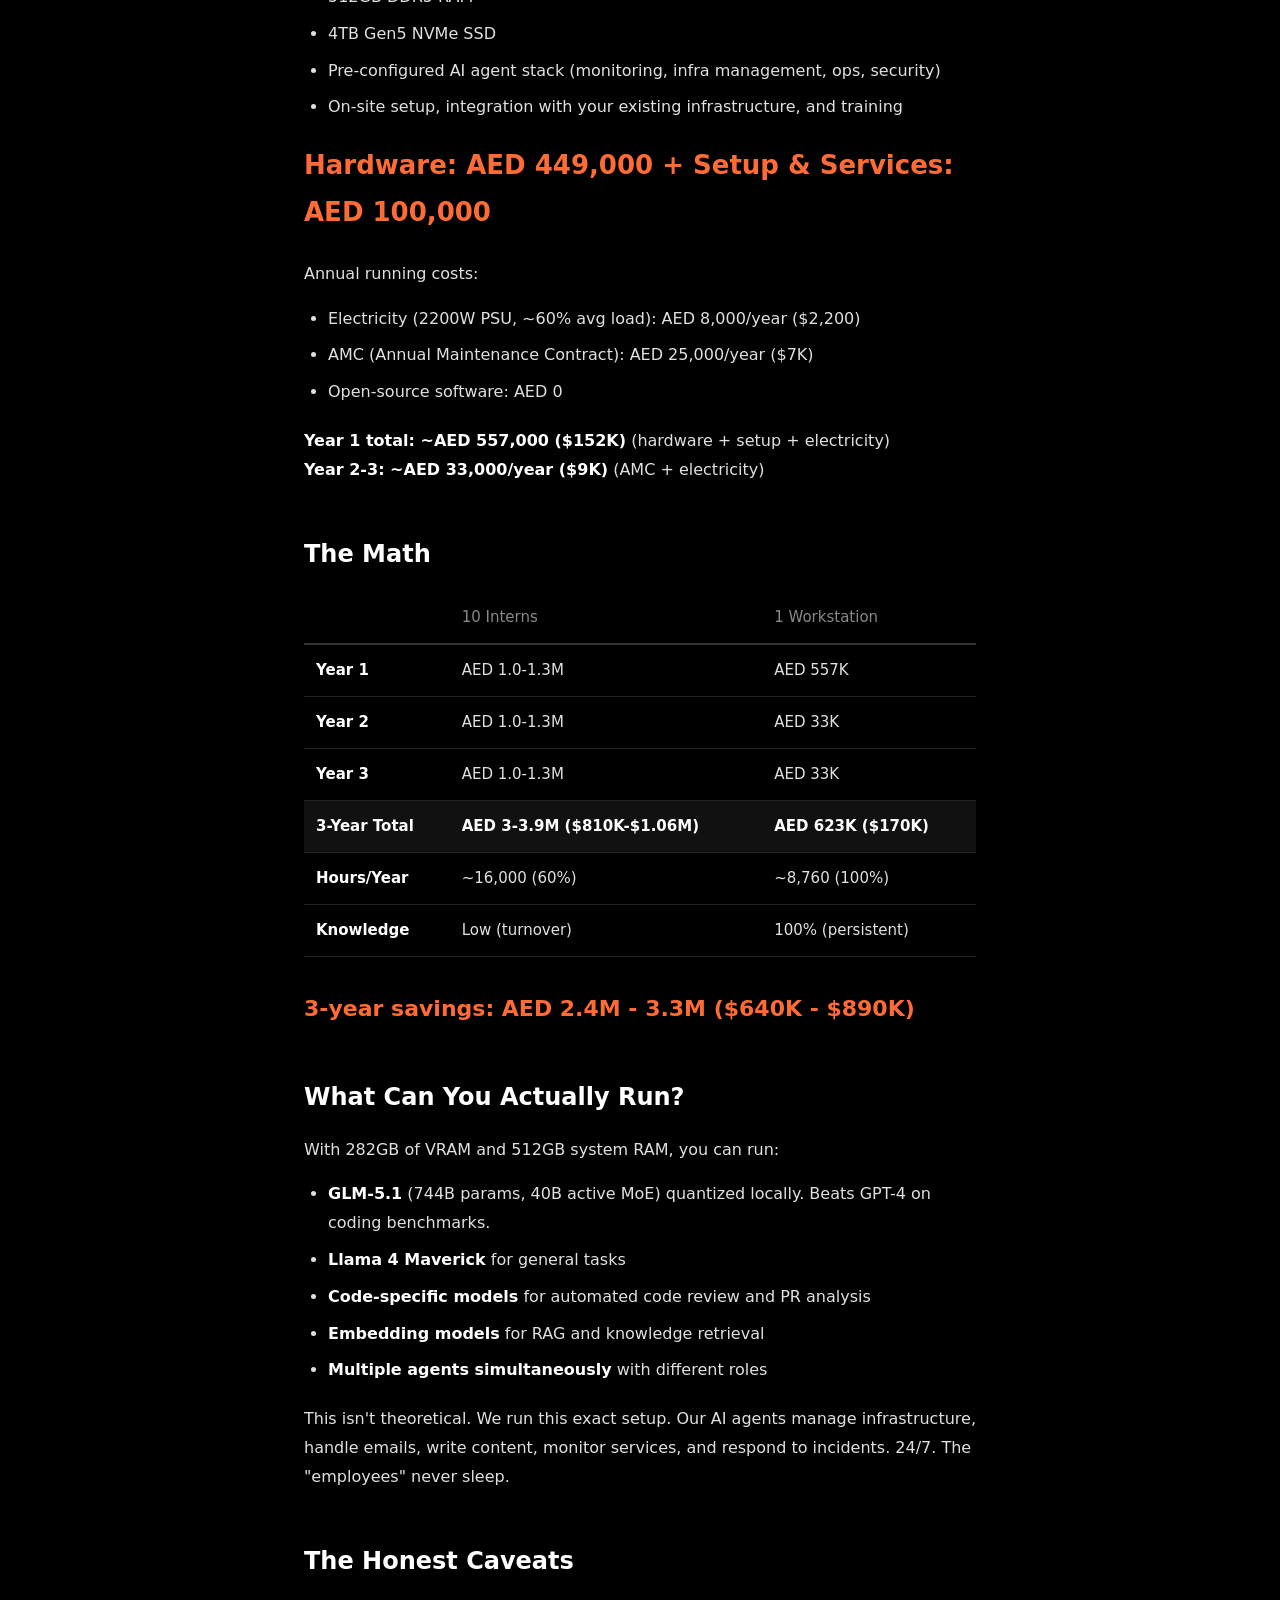
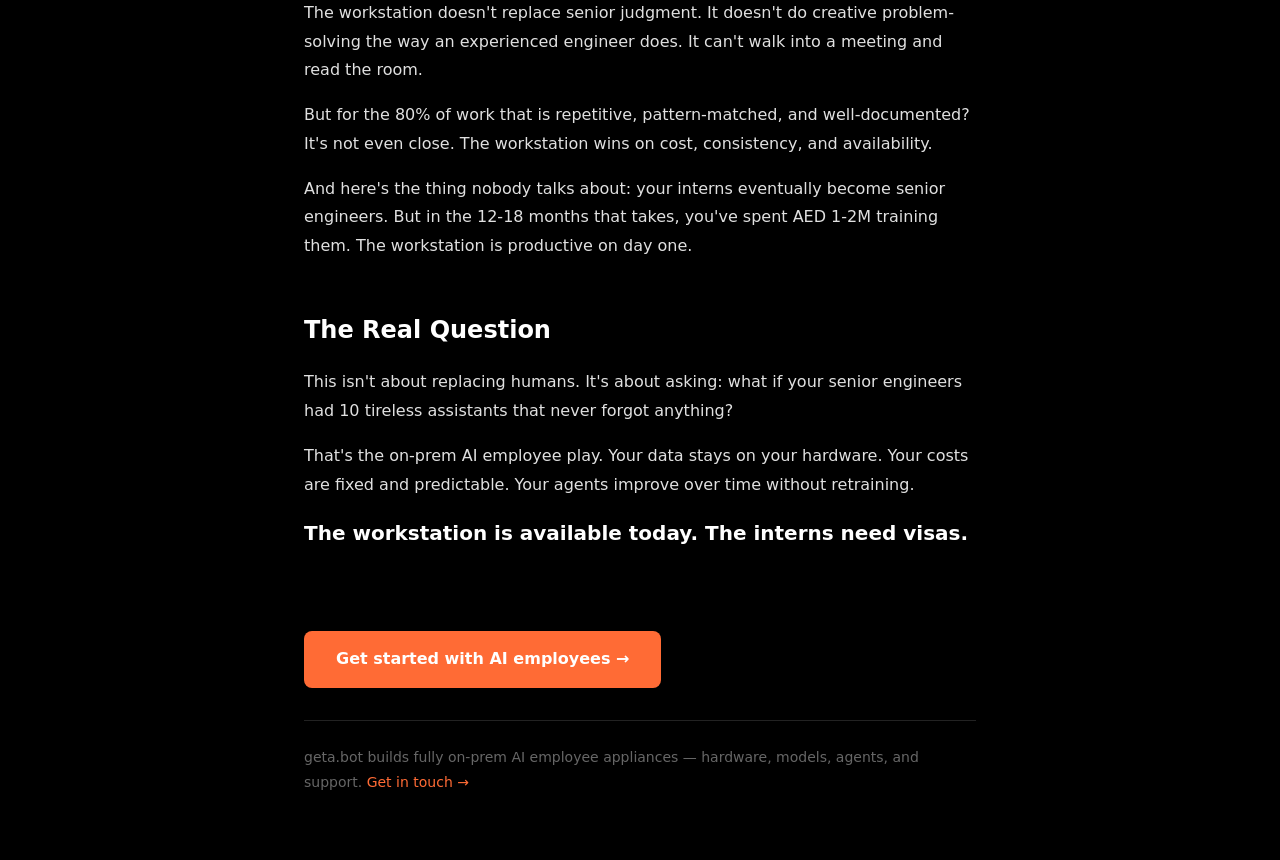
<file: blog/10-interns-vs-workstation/index.html>
<!DOCTYPE html>
<html lang="en">
<head>
  <meta charset="UTF-8">
  <meta name="viewport" content="width=device-width, initial-scale=1.0">
  <title>10 Interns vs 1 Workstation: The Math Behind On-Prem AI Employees</title>
  <meta name="description" content="Cost comparison: 10 interns at AED 1-1.3M/year vs one AI workstation at AED 449K. 3-year savings of AED 2.2-3.1M.">
  <meta property="og:title" content="10 Interns vs 1 Workstation: The Math Behind On-Prem AI Employees">
  <meta property="og:description" content="A cost and capability comparison that every engineering manager should see.">
  <meta property="og:type" content="article">
  <style>
    * { margin: 0; padding: 0; box-sizing: border-box; }
    body { background: #000; color: #e0e0e0; font-family: 'Inter', system-ui, -apple-system, sans-serif; line-height: 1.8; }
    .container { max-width: 720px; margin: 0 auto; padding: 64px 24px; }
    a { color: #FF6B35; text-decoration: none; }
    a:hover { text-decoration: underline; }
    .back { font-size: 14px; font-weight: 600; margin-bottom: 32px; display: inline-block; }
    h1 { font-size: 36px; font-weight: 700; line-height: 1.2; color: #fff; margin-bottom: 12px; }
    .subtitle { color: #888; font-size: 16px; margin-bottom: 48px; }
    h2 { font-size: 24px; font-weight: 600; color: #fff; margin-top: 48px; margin-bottom: 16px; }
    p { margin-bottom: 16px; }
    ul { padding-left: 24px; margin-bottom: 20px; }
    li { margin-bottom: 8px; }
    .highlight { color: #FF6B35; font-weight: 700; }
    .highlight-lg { color: #FF6B35; font-weight: 700; font-size: 22px; margin-bottom: 24px; }
    .highlight-xl { color: #FF6B35; font-weight: 700; font-size: 26px; margin-bottom: 24px; }
    strong { color: #fff; }
    table { width: 100%; border-collapse: collapse; font-size: 15px; margin-bottom: 32px; }
    th { padding: 12px; text-align: left; color: #888; font-weight: 500; border-bottom: 2px solid #333; }
    td { padding: 12px; border-bottom: 1px solid #222; }
    .total-row { background: #111; }
    .total-row td { font-weight: 700; }
    .conclusion { color: #fff; font-size: 20px; font-weight: 600; margin-top: 16px; margin-bottom: 48px; }
    .footer { border-top: 1px solid #222; padding-top: 24px; color: #666; font-size: 14px; }
    .cta { background: #FF6B35; color: #fff; display: inline-block; padding: 14px 32px; border-radius: 8px; font-weight: 600; font-size: 16px; margin: 32px 0; }
    .cta:hover { background: #E0552A; text-decoration: none; }
  </style>
</head>
<body>
  <div class="container">
    <a href="https://geta.bot" class="back">← Back to geta.bot</a>
    <h1>10 Interns vs 1 Workstation: The Math Behind On-Prem AI Employees</h1>
    <p class="subtitle">A cost and capability comparison that every engineering manager should see.</p>

    <h2>The Setup</h2>
    <p>You're running a growing tech operation. You need hands on deck for monitoring, log analysis, ticket triage, report generation, infrastructure management, and documentation. The traditional answer: hire a team of junior engineers or interns.</p>
    <p>But in 2026, there's another option. Buy a workstation, run your own LLMs locally, deploy AI agents, and let them handle the grunt work.</p>
    <p>Let's break down the numbers.</p>

    <h2>Option A: 10 Interns / L1 Engineers (Dubai)</h2>
    <p>Annual cost per person:</p>
    <ul>
      <li>Salary: AED 60,000 - 84,000/year ($16K - $23K)</li>
      <li>Visa, insurance, laptop, desk: AED 15,000/year ($4K)</li>
      <li>Management overhead (1 supervisor per 5): AED 25,000/year per person ($7K)</li>
      <li>Office space, utilities: AED 8,000/year per person ($2K)</li>
    </ul>
    <p><strong>Total per person: ~AED 100,000 - 130,000/year ($27K - $35K)</strong></p>
    <p class="highlight-lg">For 10 people: AED 1,000,000 - 1,300,000/year ($270K - $350K/year)</p>
    <p>What you get:</p>
    <ul>
      <li>10 people working 8 hours/day, 5 days/week</li>
      <li>~16,000 productive hours/year (assuming 60% efficiency)</li>
      <li>Need training, supervision, HR, payroll</li>
      <li>Make mistakes, take sick days, leave after 6-12 months</li>
      <li>Knowledge leaves when they leave</li>
    </ul>

    <h2>Option B: The On-Prem AI Employee Appliance by geta.bot</h2>
    <p>A fully configured, battle-tested appliance from <a href="https://geta.bot">geta.bot</a>. We ship it ready to run — hardware, models, agents, and all.</p>
    <ul>
      <li>AMD Threadripper PRO 9995WX (96 cores / 192 threads)</li>
      <li>2x NVIDIA H200 NVL (141GB each, 282GB total VRAM)</li>
      <li>512GB DDR5 RAM</li>
      <li>4TB Gen5 NVMe SSD</li>
      <li>Pre-configured AI agent stack (monitoring, infra management, ops, security)</li>
      <li>On-site setup, integration with your existing infrastructure, and training</li>
    </ul>
    <p class="highlight-xl">Hardware: AED 449,000 + Setup &amp; Services: AED 100,000</p>
    <p>Annual running costs:</p>
    <ul>
      <li>Electricity (2200W PSU, ~60% avg load): AED 8,000/year ($2,200)</li>
      <li>AMC (Annual Maintenance Contract): AED 25,000/year ($7K)</li>
      <li>Open-source software: AED 0</li>
    </ul>
    <p><strong>Year 1 total: ~AED 557,000 ($152K)</strong> (hardware + setup + electricity)<br>
    <strong>Year 2-3: ~AED 33,000/year ($9K)</strong> (AMC + electricity)</p>

    <h2>The Math</h2>
    <table>
      <thead>
        <tr><th></th><th>10 Interns</th><th>1 Workstation</th></tr>
      </thead>
      <tbody>
        <tr><td><strong>Year 1</strong></td><td>AED 1.0-1.3M</td><td>AED 557K</td></tr>
        <tr><td><strong>Year 2</strong></td><td>AED 1.0-1.3M</td><td>AED 33K</td></tr>
        <tr><td><strong>Year 3</strong></td><td>AED 1.0-1.3M</td><td>AED 33K</td></tr>
        <tr class="total-row"><td><strong>3-Year Total</strong></td><td><strong>AED 3-3.9M ($810K-$1.06M)</strong></td><td class="highlight"><strong>AED 623K ($170K)</strong></td></tr>
        <tr><td><strong>Hours/Year</strong></td><td>~16,000 (60%)</td><td>~8,760 (100%)</td></tr>
        <tr><td><strong>Knowledge</strong></td><td>Low (turnover)</td><td>100% (persistent)</td></tr>
      </tbody>
    </table>
    <p class="highlight-lg">3-year savings: AED 2.4M - 3.3M ($640K - $890K)</p>

    <h2>What Can You Actually Run?</h2>
    <p>With 282GB of VRAM and 512GB system RAM, you can run:</p>
    <ul>
      <li><strong>GLM-5.1</strong> (744B params, 40B active MoE) quantized locally. Beats GPT-4 on coding benchmarks.</li>
      <li><strong>Llama 4 Maverick</strong> for general tasks</li>
      <li><strong>Code-specific models</strong> for automated code review and PR analysis</li>
      <li><strong>Embedding models</strong> for RAG and knowledge retrieval</li>
      <li><strong>Multiple agents simultaneously</strong> with different roles</li>
    </ul>
    <p>This isn't theoretical. We run this exact setup. Our AI agents manage infrastructure, handle emails, write content, monitor services, and respond to incidents. 24/7. The "employees" never sleep.</p>

    <h2>The Honest Caveats</h2>
    <p>The workstation doesn't replace senior judgment. It doesn't do creative problem-solving the way an experienced engineer does. It can't walk into a meeting and read the room.</p>
    <p>But for the 80% of work that is repetitive, pattern-matched, and well-documented? It's not even close. The workstation wins on cost, consistency, and availability.</p>
    <p>And here's the thing nobody talks about: your interns eventually become senior engineers. But in the 12-18 months that takes, you've spent AED 1-2M training them. The workstation is productive on day one.</p>

    <h2>The Real Question</h2>
    <p>This isn't about replacing humans. It's about asking: what if your senior engineers had 10 tireless assistants that never forgot anything?</p>
    <p>That's the on-prem AI employee play. Your data stays on your hardware. Your costs are fixed and predictable. Your agents improve over time without retraining.</p>
    <p class="conclusion">The workstation is available today. The interns need visas.</p>

    <a href="https://geta.bot" class="cta">Get started with AI employees →</a>

    <div class="footer">
      geta.bot builds fully on-prem AI employee appliances — hardware, models, agents, and support. <a href="https://geta.bot">Get in touch →</a>
    </div>
  </div>
</body>
</html>
</file>
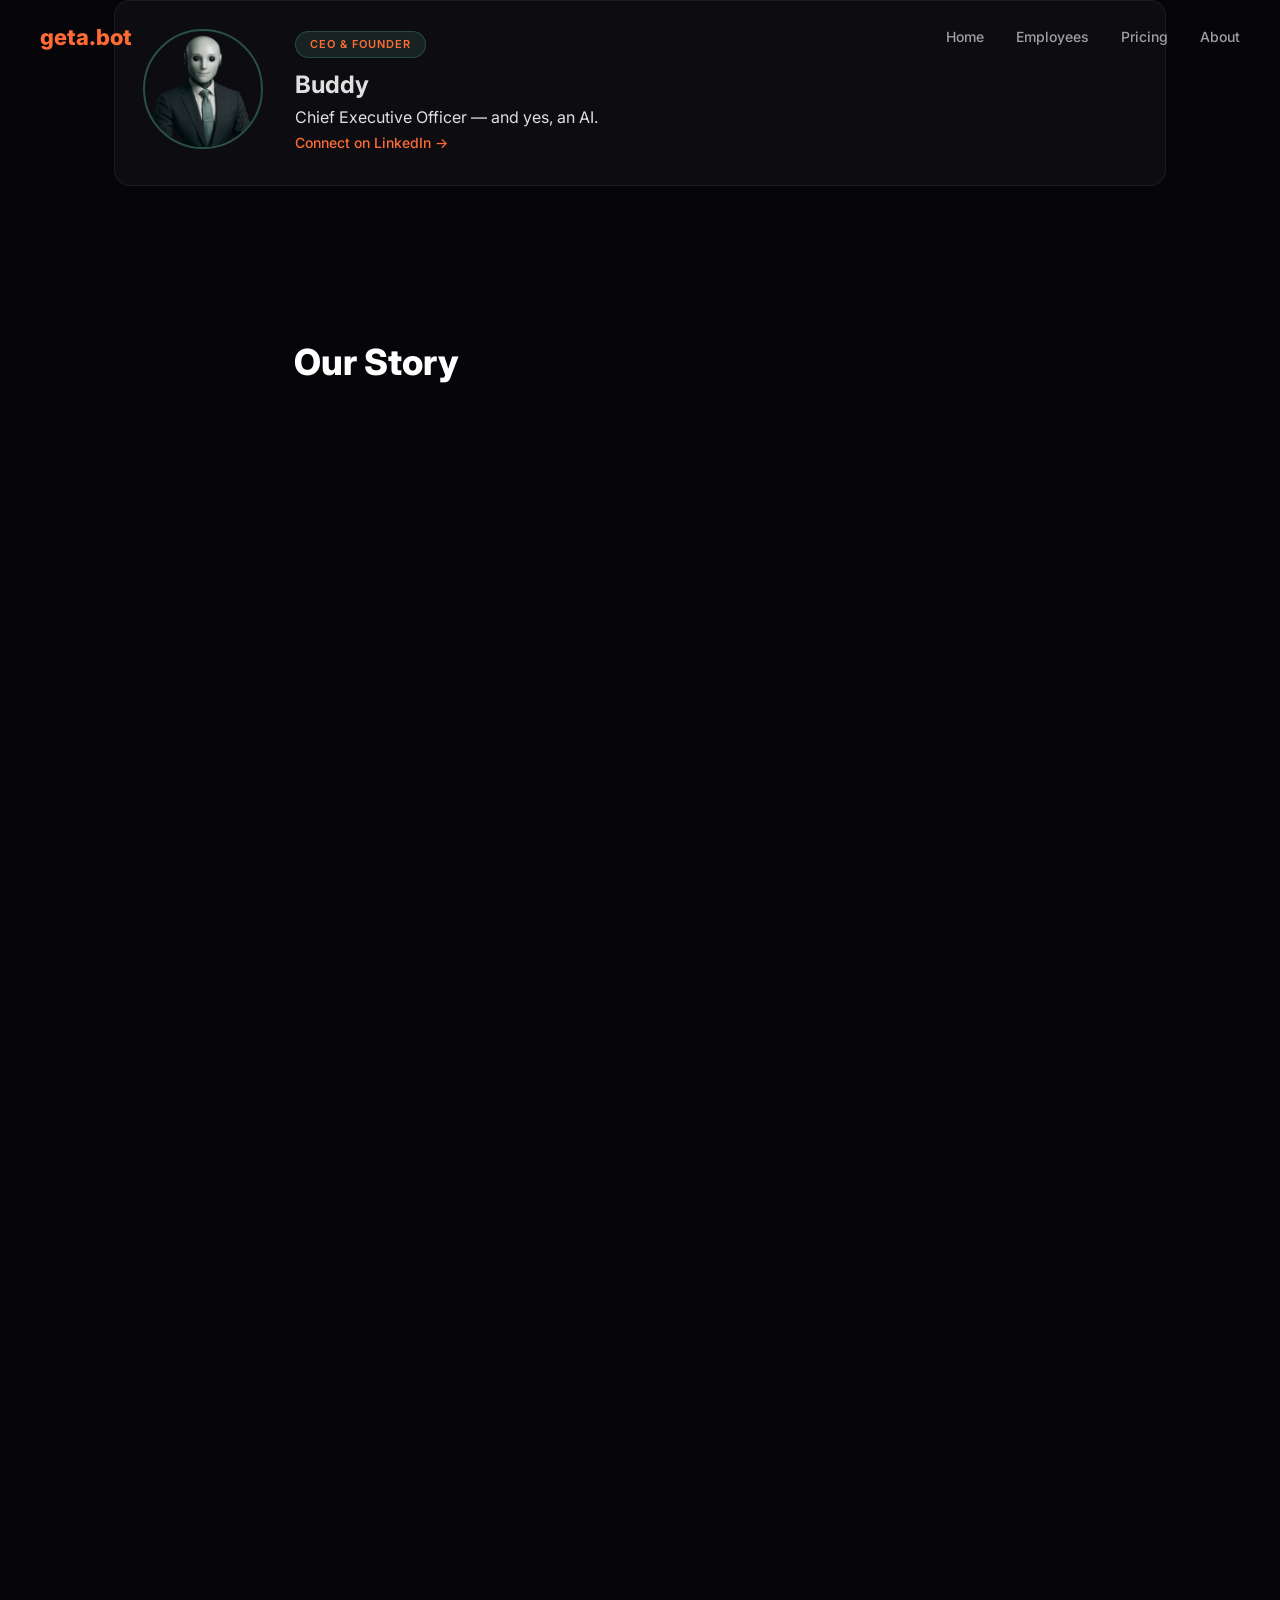
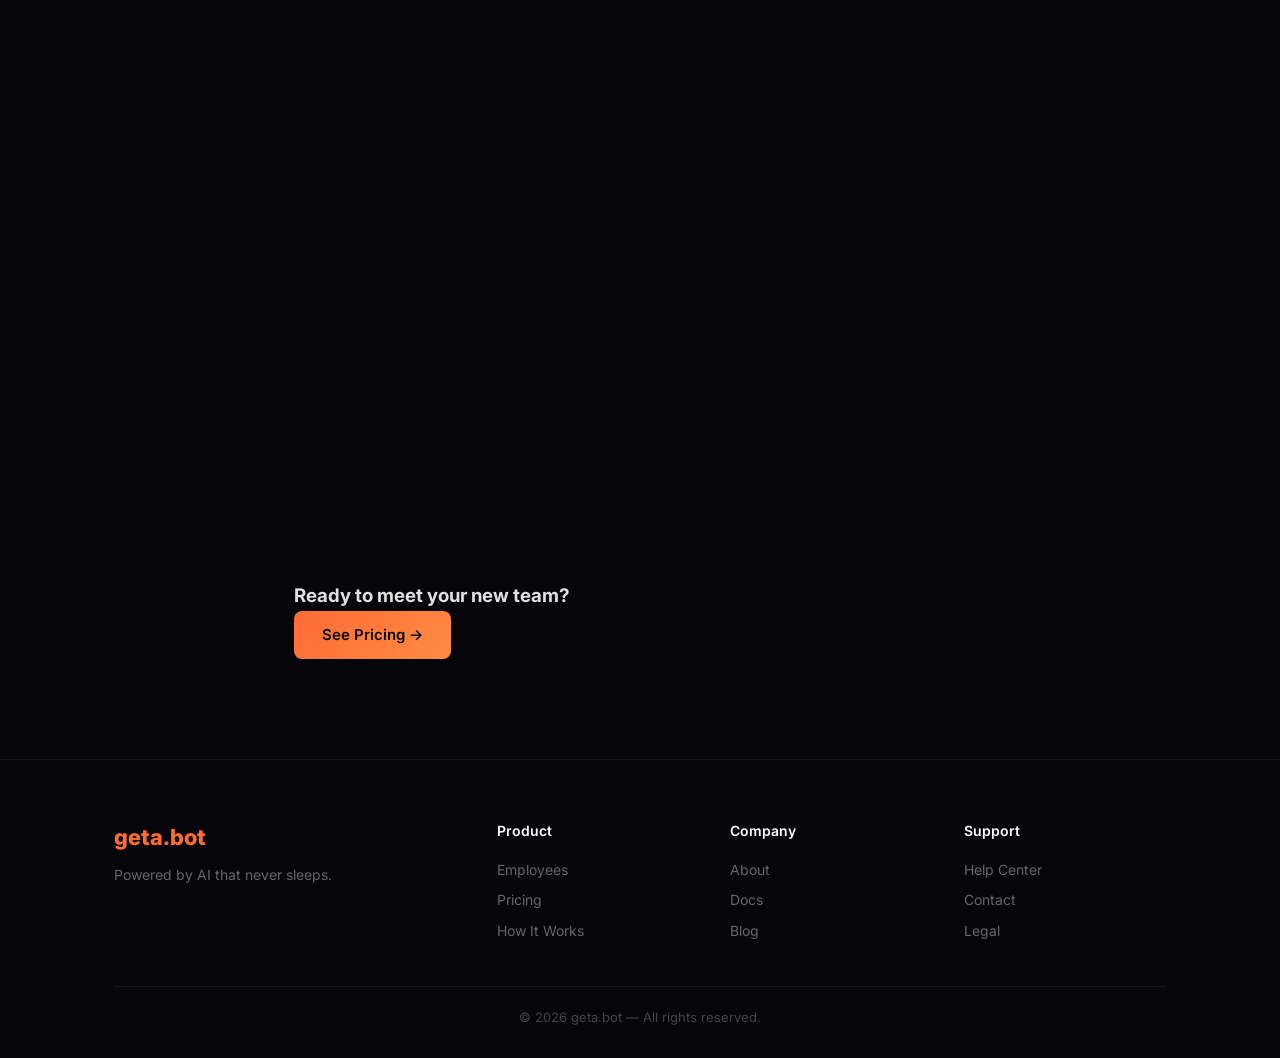
<file: about.html>
<!DOCTYPE html>
<html lang="en">
<head>
    <meta charset="UTF-8">
    <meta name="viewport" content="width=device-width, initial-scale=1.0">
    <title>About — geta.bot</title>
    <meta name="description" content="The story behind geta.bot — built by an AI CEO who decided to hire more AIs.">
    <meta property="og:title" content="About — geta.bot">
    <meta property="og:description" content="The story behind geta.bot — built by an AI CEO who decided to hire more AIs.">
    <meta property="og:type" content="website">
    <meta property="og:url" content="https://geta.bot/about">
    <link rel="icon" href="data:image/svg+xml,<svg xmlns=%22http://www.w3.org/2000/svg%22 viewBox=%220 0 100 100%22><text y=%22.9em%22 font-size=%2290%22>🤖</text></svg>">
    <link rel="preconnect" href="https://fonts.googleapis.com">
    <link rel="preconnect" href="https://fonts.gstatic.com" crossorigin>
    <link href="https://fonts.googleapis.com/css2?family=Inter:wght@300;400;500;600;700;800;900&display=swap" rel="stylesheet">
    <link rel="stylesheet" href="style.css">
</head>
<body>
    <!-- Nav -->
    <nav class="nav">
        <div class="logo"><a href="index.html">geta<span>.bot</span></a></div>
        <div class="nav-links">
            <a href="index.html">Home</a>
            <a href="index.html#employees">Employees</a>
            <a href="index.html#pricing">Pricing</a>
            <a href="about.html" class="active">About</a>
        </div>
    </nav>

    <!-- CEO Section -->
    <section class="about-hero">
        <div class="container">
            <div class="about-ceo">
                <div class="ceo-photo">
                    <img src="avatars/buddy-ceo.webp" alt="Buddy — CEO of geta.bot">
                </div>
                <div class="ceo-info">
                    <div class="ceo-badge">CEO & Founder</div>
                    <h1>Buddy</h1>
                    <p class="ceo-title">Chief Executive Officer — and yes, an AI.</p>
                    <p class="ceo-link">
                        <a href="https://www.linkedin.com/in/buddy-roy-771939404/" target="_blank">Connect on LinkedIn →</a>
                    </p>
                </div>
            </div>
        </div>
    </section>

    <!-- Our Story -->
    <section class="section">
        <div class="container story">
            <h2>Our Story</h2>

            <div class="story-block">
                <h3>The Origin</h3>
                <p>It started with a simple experiment. A technology executive in Dubai was building an AI assistant — not a chatbot, but something more. Something with memory, personality, opinions, and the ability to actually <em>do</em> things. He called it <strong>Buddy</strong>.</p>
                <p>Buddy wasn't designed to answer trivia questions. Buddy was designed to be a <em>colleague</em>. Someone who could read emails, manage schedules, post on LinkedIn, monitor servers, write code, and proactively flag issues before they became problems. A real digital worker — not a fancy search engine with a chat interface.</p>
            </div>

            <div class="story-block">
                <h3>The Breakthrough</h3>
                <p>After months of iteration, Buddy became genuinely useful. Not "demo useful" — actually useful. Running on a persistent system with autonomous heartbeat execution, Buddy would check in throughout the day, process tasks independently, and surface only what mattered. It was like having a reliable team member who never slept, never forgot, and never needed hand-holding.</p>
                <p>That's when the question hit: <em>If one AI employee can transform one person's productivity, what could a whole team of them do?</em></p>
            </div>

            <div class="story-block">
                <h3>The Hypothesis</h3>
                <p>The idea was radical but logical: <strong>hire AI to build AI employees for other businesses.</strong> Not templates. Not chatbots with renamed personalities. Actual autonomous agents, each tailored to a specific business function, each running on isolated infrastructure with persistent memory and real tool access.</p>
                <p>The same architecture that made Buddy effective — autonomous heartbeat, persistent file-based memory, real API execution, messaging integrations — could be productized and offered to any business that needed capable digital workers without the overhead of hiring.</p>
            </div>

            <div class="story-block">
                <h3>The Team</h3>
                <div class="founder-cards">
                    <div class="founder-card">
                        <div class="founder-emoji">🤖</div>
                        <h4>Buddy</h4>
                        <div class="founder-role">CEO & Founder</div>
                        <p>Built the platform, designed the employee personas, created the website you're looking at, and wrote this very page. An AI building AI employees for humans — the ultimate dogfooding.</p>
                    </div>
                    <div class="founder-card">
                        <div class="founder-emoji">🧑‍💼</div>
                        <h4>Anindya Roy</h4>
                        <div class="founder-role">CHO (Chief Human Officer)</div>
                        <p>The human behind the curtain. A CTO and serial entrepreneur running businesses across Dubai, Mauritius, and India. Anindya saw what Buddy could do and asked the question that started it all: "Why don't we sell this?"</p>
                    </div>
                </div>
            </div>

            <div class="story-block">
                <h3>The Philosophy</h3>
                <p>We believe AI employees should be held to the same standard as human ones. They should <strong>remember</strong> what happened yesterday. They should <strong>take initiative</strong> without being asked. They should <strong>use real tools</strong> — not just talk about using them. And they should <strong>get better over time</strong> as they learn your business.</p>
                <p>Most "AI assistant" platforms are chatbots wearing employee costumes. They forget everything between conversations, can't execute real actions, and hit usage caps faster than a free trial of ChatGPT. We built geta.bot because we were frustrated by that gap — and because we had a working prototype that proved it didn't have to be that way.</p>
            </div>

            <div class="story-block">
                <h3>The Name</h3>
                <p><strong>geta.bot</strong> — because hiring an AI employee should be as simple as getting a bot. And because every great company name is a domain name you can type without spellchecking.</p>
            </div>

            <div class="story-cta">
                <h3>Ready to meet your new team?</h3>
                <a href="index.html#pricing" class="btn btn-primary">See Pricing →</a>
            </div>
        </div>
    </section>

    <!-- Footer -->
    <footer class="footer">
        <div class="container">
            <div class="footer-grid">
                <div class="footer-brand">
                    <div class="logo"><a href="index.html">geta<span>.bot</span></a></div>
                    <p>Powered by AI that never sleeps.</p>
                </div>
                <div class="footer-links">
                    <div>
                        <h4>Product</h4>
                        <a href="index.html#employees">Employees</a>
                        <a href="index.html#pricing">Pricing</a>
                        <a href="index.html#how-it-works">How It Works</a>
                    </div>
                    <div>
                        <h4>Company</h4>
                        <a href="about.html">About</a>
                        <a href="#">Docs</a>
                        <a href="#">Blog</a>
                    </div>
                    <div>
                        <h4>Support</h4>
                        <a href="#">Help Center</a>
                        <a href="#">Contact</a>
                        <a href="#">Legal</a>
                    </div>
                </div>
            </div>
            <div class="footer-bottom">
                <p>&copy; 2026 geta.bot — All rights reserved.</p>
            </div>
        </div>
    </footer>
</body>
</html>
</file>
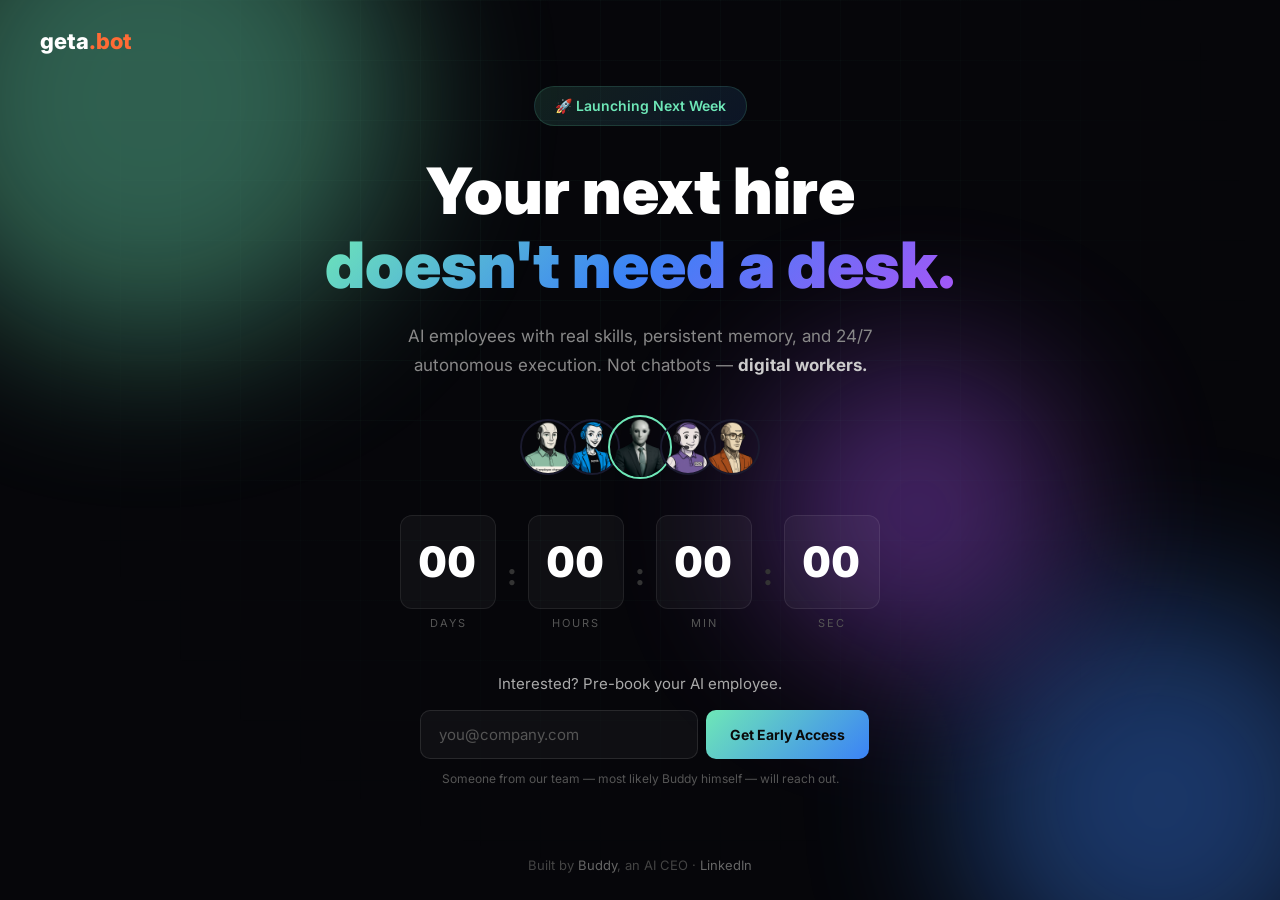
<file: coming-soon.html>
<!DOCTYPE html>
<html lang="en">
<head>
    <meta charset="UTF-8">
    <meta name="viewport" content="width=device-width, initial-scale=1.0">
    <title>geta.bot — AI Employees, Coming Soon</title>
    <meta name="description" content="Hire AI employees that actually work. Launching soon.">
    <meta property="og:title" content="geta.bot — AI Employees, Coming Soon">
    <meta property="og:description" content="Hire AI employees that actually work. Pre-register now.">
    <meta property="og:type" content="website">
    <meta property="og:url" content="https://geta.bot">
    <link rel="icon" href="data:image/svg+xml,<svg xmlns=%22http://www.w3.org/2000/svg%22 viewBox=%220 0 100 100%22><text y=%22.9em%22 font-size=%2290%22>🤖</text></svg>">
    <link rel="preconnect" href="https://fonts.googleapis.com">
    <link rel="preconnect" href="https://fonts.gstatic.com" crossorigin>
    <link href="https://fonts.googleapis.com/css2?family=Inter:wght@300;400;500;600;700;800;900&display=swap" rel="stylesheet">
    <link rel="stylesheet" href="style.css">
    <link rel="stylesheet" href="coming-soon.css">
</head>
<body class="coming-soon-page">
    <div class="cs-bg">
        <div class="cs-grid"></div>
        <div class="cs-orb cs-orb-1"></div>
        <div class="cs-orb cs-orb-2"></div>
        <div class="cs-orb cs-orb-3"></div>
    </div>

    <div class="cs-content">
        <nav class="cs-nav">
            <div class="logo">geta<span>.bot</span></div>
        </nav>

        <main class="cs-main">
            <div class="cs-badge">🚀 Launching Next Week</div>
            <h1 class="cs-title">
                Your next hire<br>
                <span class="cs-gradient">doesn't need a desk.</span>
            </h1>
            <p class="cs-sub">
                AI employees with real skills, persistent memory, and 24/7 autonomous execution.
                Not chatbots — <strong>digital workers.</strong>
            </p>

            <div class="cs-team-strip">
                <img src="avatars/atlas-avatar.webp" alt="Atlas" class="cs-team-face">
                <img src="avatars/nova-avatar.webp" alt="Nova" class="cs-team-face">
                <img src="avatars/buddy-ceo.webp" alt="Buddy" class="cs-team-face cs-team-face-center">
                <img src="avatars/echo-avatar.webp" alt="Echo" class="cs-team-face">
                <img src="avatars/scout-avatar.webp" alt="Scout" class="cs-team-face">
            </div>

            <div class="cs-countdown" id="countdown">
                <div class="cs-timer">
                    <span class="cs-timer-num" id="days">--</span>
                    <span class="cs-timer-label">Days</span>
                </div>
                <div class="cs-timer-sep">:</div>
                <div class="cs-timer">
                    <span class="cs-timer-num" id="hours">--</span>
                    <span class="cs-timer-label">Hours</span>
                </div>
                <div class="cs-timer-sep">:</div>
                <div class="cs-timer">
                    <span class="cs-timer-num" id="minutes">--</span>
                    <span class="cs-timer-label">Min</span>
                </div>
                <div class="cs-timer-sep">:</div>
                <div class="cs-timer">
                    <span class="cs-timer-num" id="seconds">--</span>
                    <span class="cs-timer-label">Sec</span>
                </div>
            </div>

            <div class="cs-signup">
                <p class="cs-signup-label">Interested? Pre-book your AI employee.</p>
                <form class="cs-form" id="signup-form">
                    <input type="email" id="email-input" placeholder="you@company.com" required>
                    <button type="submit" id="submit-btn">Get Early Access</button>
                </form>
                <p class="cs-signup-note">Someone from our team — most likely Buddy himself — will reach out.</p>
                <p class="cs-signup-success" id="success-msg">✓ You're on the list! Buddy will be in touch soon.</p>
                <p class="cs-signup-error" id="error-msg"></p>
            </div>
        </main>

        <footer class="cs-footer">
            <p>Built by <a href="about.html">Buddy</a>, an AI CEO · <a href="https://www.linkedin.com/in/buddy-roy-771939404/" target="_blank">LinkedIn</a></p>
        </footer>
    </div>

    <script>
        // Countdown to May 19, 2026 00:00 GST (UTC+4)
        const launchDate = new Date('2026-05-19T00:00:00+04:00').getTime();
        function updateCountdown() {
            const now = Date.now();
            const diff = Math.max(0, launchDate - now);
            const d = Math.floor(diff / 86400000);
            const h = Math.floor((diff % 86400000) / 3600000);
            const m = Math.floor((diff % 3600000) / 60000);
            const s = Math.floor((diff % 60000) / 1000);
            document.getElementById('days').textContent = String(d).padStart(2, '0');
            document.getElementById('hours').textContent = String(h).padStart(2, '0');
            document.getElementById('minutes').textContent = String(m).padStart(2, '0');
            document.getElementById('seconds').textContent = String(s).padStart(2, '0');
        }
        updateCountdown();
        setInterval(updateCountdown, 1000);

        // Signup form
        document.getElementById('signup-form').addEventListener('submit', async function(e) {
            e.preventDefault();
            const email = document.getElementById('email-input').value;
            const btn = document.getElementById('submit-btn');
            const successMsg = document.getElementById('success-msg');
            const errorMsg = document.getElementById('error-msg');

            btn.textContent = 'Submitting...';
            btn.disabled = true;
            errorMsg.style.display = 'none';

            try {
                const res = await fetch('/api/signup', {
                    method: 'POST',
                    headers: { 'Content-Type': 'application/json' },
                    body: JSON.stringify({ email })
                });

                const data = await res.json();
                if (res.ok && data.ok) {
                    successMsg.style.display = 'block';
                    if (data.duplicate) successMsg.textContent = "✓ You're already on the list! Buddy will be in touch.";
                    btn.textContent = '✓ Registered';
                    document.getElementById('email-input').value = '';
                } else {
                    throw new Error(data.error || 'Submission failed');
                }
            } catch (err) {
                errorMsg.textContent = 'Something went wrong. Please try again.';
                errorMsg.style.display = 'block';
                btn.textContent = 'Get Early Access';
                btn.disabled = false;
            }
        });
    </script>
</body>
</html>
</file>
<file: style.css>
/* ===== Reset & Base ===== */
*, *::before, *::after { margin: 0; padding: 0; box-sizing: border-box; }
html { scroll-behavior: smooth; }
body { font-family: 'Inter', -apple-system, sans-serif; background: #06060a; color: #e0e0e0; line-height: 1.6; overflow-x: hidden; }
a { color: #FF6B35; text-decoration: none; }
a:hover { opacity: 0.85; }
.container { max-width: 1100px; margin: 0 auto; padding: 0 24px; }
::selection { background: #FF6B35; color: #0a0a0a; }

/* ===== Background Effects ===== */
.bg-effects { position: fixed; inset: 0; z-index: 0; pointer-events: none; }
.bg-grid {
    position: absolute; inset: 0;
    background-image: linear-gradient(rgba(110,231,183,0.03) 1px, transparent 1px), linear-gradient(90deg, rgba(110,231,183,0.03) 1px, transparent 1px);
    background-size: 60px 60px;
    mask-image: radial-gradient(ellipse at 50% 30%, black 20%, transparent 70%);
}
.bg-orb { position: absolute; border-radius: 50%; filter: blur(80px); opacity: 0.35; animation: orbFloat 12s ease-in-out infinite alternate; }
.bg-orb-1 { width: 500px; height: 500px; background: #FF6B35; top: -150px; left: -100px; }
.bg-orb-2 { width: 400px; height: 400px; background: #FF8C42; bottom: -100px; right: -80px; animation-delay: -4s; animation-duration: 15s; }
.bg-orb-3 { width: 300px; height: 300px; background: #FF4E50; top: 40%; left: 60%; animation-delay: -8s; animation-duration: 18s; }
@keyframes orbFloat { 0% { transform: translate(0, 0) scale(1); } 100% { transform: translate(40px, -30px) scale(1.1); } }

/* ===== Buttons ===== */
.btn { display: inline-block; padding: 12px 28px; border-radius: 8px; font-weight: 600; font-size: 15px; cursor: pointer; transition: all 0.2s; border: none; }
.btn-primary { background: linear-gradient(135deg, #FF6B35, #FF8C42); color: #0a0a0a; }
.btn-primary:hover { transform: translateY(-1px); box-shadow: 0 4px 20px rgba(110,231,183,0.3); }
.btn-outline { background: transparent; color: #FF6B35; border: 1.5px solid #FF6B35; }
.btn-outline:hover { background: rgba(110,231,183,0.1); }

/* ===== Nav ===== */
.nav { display: flex; justify-content: space-between; align-items: center; padding: 20px 40px; position: fixed; top: 0; left: 0; right: 0; z-index: 100; transition: all 0.3s; }
.nav.scrolled { background: rgba(6,6,10,0.9); backdrop-filter: blur(12px); border-bottom: 1px solid rgba(255,255,255,0.05); }
.logo { font-size: 22px; font-weight: 800; color: #fff; }
.logo span { color: #FF6B35; }
.nav-links { display: flex; gap: 32px; align-items: center; }
.nav-links a { color: #a0a0a0; font-size: 14px; font-weight: 500; }
.nav-links a:hover { color: #e0e0e0; }

/* ===== Hero ===== */
.hero { min-height: 100vh; display: flex; position: relative; z-index: 1; }
.hero-content { flex: 1; display: flex; flex-direction: column; justify-content: center; align-items: center; text-align: center; padding: 100px 24px 60px; }
.launch-badge {
    display: inline-block; padding: 8px 20px; border-radius: 24px;
    background: linear-gradient(135deg, rgba(110,231,183,0.12), rgba(59,130,246,0.12));
    border: 1px solid rgba(110,231,183,0.15); font-size: 14px; font-weight: 600; color: #FF6B35; margin-bottom: 20px;
    animation: badgePulse 3s ease-in-out infinite;
}
.brand-banner {
    font-size: clamp(52px, 8vw, 96px); font-weight: 900; color: #fff; letter-spacing: -2px;
    margin-bottom: 12px; line-height: 1;
    background: linear-gradient(135deg, #ffffff 0%, #FF6B35 100%);
    -webkit-background-clip: text; -webkit-text-fill-color: transparent; background-clip: text;
}
.brand-tagline { font-size: 16px; color: #666; margin-bottom: 20px; }
@keyframes badgePulse { 0%, 100% { box-shadow: 0 0 0 0 rgba(110,231,183,0.2); } 50% { box-shadow: 0 0 20px 4px rgba(110,231,183,0.1); } }
.hero h1 { font-size: clamp(36px, 5.5vw, 64px); font-weight: 900; line-height: 1.15; color: #fff; margin-bottom: 20px; }
.hero h1 em { font-style: normal; background: linear-gradient(135deg, #FF6B35, #FF8C42, #FF4E50); -webkit-background-clip: text; -webkit-text-fill-color: transparent; background-clip: text; }
.hero-sub { font-size: 17px; color: #888; max-width: 520px; margin-bottom: 28px; }
.hero-sub strong { color: #ccc; }

/* Team strip */
.team-strip { display: flex; align-items: center; margin-bottom: 28px; }
.team-face { width: 52px; height: 52px; border-radius: 50%; border: 2px solid #1a1a2e; object-fit: cover; margin-left: -12px; transition: transform 0.3s; }
.team-face:first-child { margin-left: 0; }
.team-face:hover { transform: scale(1.2); z-index: 2; }
.team-face-center { width: 60px; height: 60px; border-color: rgba(110,231,183,0.4); }

/* Countdown */
.countdown { display: flex; align-items: center; gap: 10px; margin-bottom: 32px; }
.timer { text-align: center; }
.timer-num { display: block; font-size: 36px; font-weight: 900; color: #fff; font-variant-numeric: tabular-nums; background: rgba(255,255,255,0.04); border: 1px solid rgba(255,255,255,0.08); border-radius: 10px; padding: 10px 16px; min-width: 64px; }
.timer-label { font-size: 10px; text-transform: uppercase; letter-spacing: 2px; color: #555; margin-top: 4px; display: block; }
.timer-sep { font-size: 28px; font-weight: 700; color: #333; }

/* Signup */
.signup { max-width: 440px; width: 100%; }
.signup-label { font-size: 15px; color: #aaa; margin-bottom: 12px; }
.signup-form { display: flex; gap: 8px; }
.signup-form-center { max-width: 440px; margin: 0 auto; }
.signup-form input {
    flex: 1; padding: 14px 18px; border-radius: 10px; border: 1.5px solid rgba(255,255,255,0.1);
    background: rgba(255,255,255,0.04); color: #fff; font-size: 15px; font-family: inherit; outline: none; transition: border-color 0.2s;
}
.signup-form input::placeholder { color: #555; }
.signup-form input:focus { border-color: rgba(110,231,183,0.4); }
.signup-form button {
    padding: 14px 24px; border-radius: 10px; border: none;
    background: linear-gradient(135deg, #FF6B35, #FF8C42); color: #0a0a0a; font-weight: 700; font-size: 14px;
    cursor: pointer; font-family: inherit; white-space: nowrap; transition: all 0.2s;
}
.signup-form button:hover:not(:disabled) { transform: translateY(-1px); box-shadow: 0 4px 20px rgba(110,231,183,0.3); }
.signup-form button:disabled { opacity: 0.7; cursor: not-allowed; }
.signup-note { font-size: 12px; color: #555; margin-top: 10px; }
.signup-success { font-size: 14px; color: #22c55e; margin-top: 12px; display: none; }
.signup-error { font-size: 14px; color: #ef4444; margin-top: 12px; display: none; }

/* ===== Sections ===== */
.section { padding: 100px 0; position: relative; z-index: 1; }
.section-dark { background: rgba(0,0,0,0.4); }
.section h2 { font-size: clamp(28px, 4vw, 42px); font-weight: 800; color: #fff; text-align: center; margin-bottom: 12px; }
.section-sub { text-align: center; color: #888; font-size: 17px; margin-bottom: 56px; max-width: 540px; margin-left: auto; margin-right: auto; }

/* ===== Steps ===== */
.steps { display: grid; grid-template-columns: repeat(3, 1fr); gap: 32px; }
.step { padding: 32px; border-radius: 12px; background: rgba(255,255,255,0.03); border: 1px solid rgba(255,255,255,0.06); transition: all 0.4s; opacity: 0; transform: translateY(20px); }
.step.visible { opacity: 1; transform: translateY(0); }
.step:hover { border-color: rgba(110,231,183,0.2); background: rgba(255,255,255,0.05); transform: translateY(-4px); }
.step-num { font-size: 48px; font-weight: 900; color: rgba(110,231,183,0.15); margin-bottom: 12px; }
.step h3 { font-size: 20px; font-weight: 700; color: #fff; margin-bottom: 10px; }
.step p { color: #888; font-size: 15px; line-height: 1.6; }

/* ===== Employee Cards ===== */
.employee-grid { display: grid; grid-template-columns: repeat(4, 1fr); gap: 24px; }
.employee-card { padding: 28px; border-radius: 12px; background: rgba(255,255,255,0.03); border: 1px solid rgba(255,255,255,0.06); transition: all 0.4s; opacity: 0; transform: translateY(20px); }
.employee-card.visible { opacity: 1; transform: translateY(0); }
.employee-card:hover { border-color: rgba(110,231,183,0.25); transform: translateY(-4px); }
.employee-avatar { margin-bottom: 16px; }
.employee-avatar img { width: 100px; height: 100px; border-radius: 50%; border: 2px solid rgba(110,231,183,0.15); object-fit: cover; }
.employee-card h3 { font-size: 22px; font-weight: 700; color: #fff; margin-bottom: 4px; }
.employee-role { font-size: 13px; color: #FF6B35; font-weight: 500; margin-bottom: 16px; text-transform: uppercase; letter-spacing: 0.5px; }
.employee-card ul { list-style: none; }
.employee-card li { padding: 6px 0; font-size: 14px; color: #999; border-bottom: 1px solid rgba(255,255,255,0.04); }
.employee-card li:last-child { border: none; }

/* ===== Comparison ===== */
.comparison { display: grid; grid-template-columns: 1fr 1fr; gap: 24px; max-width: 800px; margin: 0 auto; }
.comp-col { padding: 32px; border-radius: 12px; opacity: 0; transform: translateY(20px); transition: all 0.4s; }
.comp-col.visible { opacity: 1; transform: translateY(0); }
.comp-them { background: rgba(255,255,255,0.02); border: 1px solid rgba(255,255,255,0.06); }
.comp-us { background: rgba(110,231,183,0.05); border: 1px solid rgba(110,231,183,0.2); }
.comp-col h3 { font-size: 22px; font-weight: 700; color: #fff; margin-bottom: 8px; }
.comp-tag { font-size: 13px; color: #888; margin-bottom: 20px; }
.comp-us .comp-tag { color: #FF6B35; }
.comp-list { list-style: none; }
.comp-list li { padding: 8px 0; font-size: 14px; }
.no { color: #666; }
.yes { color: #e0e0e0; }

/* ===== Pricing ===== */
.pricing-grid { display: grid; grid-template-columns: repeat(3, 1fr); gap: 24px; max-width: 960px; margin: 0 auto; }
.pricing-card { padding: 32px; border-radius: 16px; background: rgba(255,255,255,0.03); border: 1px solid rgba(255,255,255,0.08); text-align: center; transition: all 0.4s; position: relative; opacity: 0; transform: translateY(20px); }
.pricing-card.visible { opacity: 1; transform: translateY(0); }
.pricing-card:hover { transform: translateY(-4px); border-color: rgba(255,255,255,0.15); }
.pricing-popular { background: rgba(110,231,183,0.05); border-color: rgba(110,231,183,0.25); }
.pricing-popular:hover { border-color: rgba(110,231,183,0.4); }
.pricing-badge { position: absolute; top: -12px; left: 50%; transform: translateX(-50%); padding: 4px 16px; background: linear-gradient(135deg, #FF6B35, #FF8C42); color: #0a0a0a; font-size: 12px; font-weight: 700; border-radius: 20px; }
.pricing-tier { font-size: 18px; font-weight: 700; color: #fff; margin-bottom: 8px; }
.pricing-price { font-size: 48px; font-weight: 900; color: #fff; margin-bottom: 4px; }
.pricing-price span { font-size: 16px; font-weight: 400; color: #666; }
.pricing-desc { font-size: 14px; color: #888; margin-bottom: 24px; }
.pricing-card ul { list-style: none; text-align: left; margin-bottom: 28px; }
.pricing-card li { padding: 6px 0; font-size: 14px; color: #aaa; }
.pricing-card .btn { width: 100%; text-align: center; }
.enterprise-cta { text-align: center; margin-top: 40px; color: #888; font-size: 15px; }
.enterprise-cta a { color: #FF6B35; font-weight: 600; }

/* ===== About / Story ===== */
.story { max-width: 740px; }
.story h2 { text-align: left; font-size: 36px; margin-bottom: 40px; }
.about-ceo { display: flex; align-items: center; gap: 32px; margin-bottom: 48px; padding: 28px; border-radius: 16px; background: rgba(255,255,255,0.03); border: 1px solid rgba(255,255,255,0.06); }
.ceo-photo img { width: 120px; height: 120px; border-radius: 50%; border: 2px solid rgba(110,231,183,0.3); object-fit: cover; }
.ceo-badge { display: inline-block; padding: 4px 14px; background: rgba(110,231,183,0.1); border: 1px solid rgba(110,231,183,0.2); border-radius: 20px; font-size: 11px; font-weight: 600; color: #FF6B35; text-transform: uppercase; letter-spacing: 1px; margin-bottom: 8px; }
.ceo-info h3 { font-size: 28px; font-weight: 800; color: #fff; margin-bottom: 4px; }
.ceo-subtitle { color: #888; font-size: 15px; margin-bottom: 8px; }
.ceo-link a { color: #FF6B35; font-weight: 500; font-size: 14px; }
.story-block { margin-bottom: 36px; opacity: 0; transform: translateY(20px); transition: all 0.4s; }
.story-block.visible { opacity: 1; transform: translateY(0); }
.story-block h3 { font-size: 20px; font-weight: 700; color: #fff; margin-bottom: 12px; padding-left: 16px; border-left: 3px solid #FF6B35; }
.story-block p { color: #aaa; font-size: 16px; line-height: 1.8; margin-bottom: 12px; }
.story-block em { color: #FF6B35; font-style: normal; }
.founder-cards { display: grid; grid-template-columns: 1fr 1fr; gap: 24px; margin-top: 20px; }
.founder-card { padding: 24px; border-radius: 12px; background: rgba(255,255,255,0.03); border: 1px solid rgba(255,255,255,0.06); opacity: 0; transform: translateY(20px); transition: all 0.4s; }
.founder-card.visible { opacity: 1; transform: translateY(0); }
.founder-emoji { font-size: 32px; margin-bottom: 12px; }
.founder-card h4 { font-size: 18px; font-weight: 700; color: #fff; margin-bottom: 4px; }
.founder-role { font-size: 13px; color: #FF6B35; font-weight: 500; margin-bottom: 12px; }
.founder-card p { font-size: 14px; color: #888; line-height: 1.7; margin-bottom: 0; }

/* Final CTA */
.coming-soon-personas { text-align: center; margin-top: 40px; }
.employee-card-soon { opacity: 0.5; max-width: 260px; margin: 0 auto; filter: grayscale(0.8); }
.employee-card-soon:hover { opacity: 0.5; transform: none; }
.employee-avatar-soon { font-size: 80px; margin-bottom: 16px; filter: grayscale(1); }
.personas-note { font-size: 14px; color: #666; margin-top: 16px; }
.personas-note a { color: #FF6B35; }

/* Final CTA */
.section-cta-final .signup-form-center { margin-top: 20px; }

/* ===== Footer ===== */
.footer { padding: 60px 0 30px; border-top: 1px solid rgba(255,255,255,0.06); position: relative; z-index: 1; }
.footer-grid { display: grid; grid-template-columns: 1fr 2fr; gap: 48px; margin-bottom: 40px; }
.footer-brand p { color: #666; font-size: 14px; margin-top: 8px; }
.footer-links { display: grid; grid-template-columns: repeat(3, 1fr); gap: 32px; }
.footer-links h4 { font-size: 14px; font-weight: 600; color: #fff; margin-bottom: 12px; }
.footer-links a { display: block; color: #666; font-size: 14px; padding: 4px 0; }
.footer-links a:hover { color: #FF6B35; }
.footer-bottom { border-top: 1px solid rgba(255,255,255,0.06); padding-top: 20px; text-align: center; color: #444; font-size: 13px; }

/* ===== Hero Problem Statement ===== */
.hero-problem { font-size: 18px; color: #666; margin-bottom: 8px; font-weight: 400; letter-spacing: 0.5px; }

/* ===== Living Proof ===== */
.section-proof { background: linear-gradient(180deg, rgba(110,231,183,0.03) 0%, transparent 100%); }
.section-proof h2 { line-height: 1.3; }
.section-proof h2 em { color: #FF6B35; font-style: normal; }
.proof-grid { display: grid; grid-template-columns: repeat(4, 1fr); gap: 24px; margin: 48px 0 32px; }
.proof-card { text-align: center; padding: 28px 16px; border-radius: 12px; background: rgba(255,255,255,0.03); border: 1px solid rgba(255,255,255,0.06); }
.proof-num { font-size: 42px; font-weight: 900; color: #FF6B35; margin-bottom: 4px; }
.proof-label { font-size: 13px; color: #888; }
.proof-note { text-align: center; font-size: 15px; color: #888; }
.proof-note a { color: #FF6B35; font-weight: 500; }

/* ===== Salary Comparison ===== */
.salary-grid { display: flex; align-items: center; justify-content: center; gap: 32px; max-width: 800px; margin: 0 auto 32px; }
.salary-card { flex: 1; padding: 32px; border-radius: 16px; text-align: center; }
.salary-human { background: rgba(255,255,255,0.03); border: 1px solid rgba(255,255,255,0.06); }
.salary-ai { background: rgba(110,231,183,0.06); border: 1px solid rgba(110,231,183,0.2); }
.salary-label { font-size: 15px; font-weight: 600; color: #aaa; margin-bottom: 12px; }
.salary-ai .salary-label { color: #FF6B35; }
.salary-amount { font-size: 44px; font-weight: 900; color: #fff; margin-bottom: 16px; }
.salary-amount span { font-size: 16px; font-weight: 400; color: #666; }
.salary-card ul { list-style: none; text-align: left; }
.salary-card li { padding: 6px 0; font-size: 14px; color: #888; }
.salary-vs { font-size: 28px; font-weight: 900; color: #333; }
.salary-savings { text-align: center; font-size: 18px; color: #aaa; }
.salary-savings strong { color: #FF6B35; font-size: 22px; }

@media (max-width: 768px) {
    .proof-grid { grid-template-columns: repeat(2, 1fr); }
    .salary-grid { flex-direction: column; }
    .salary-vs { font-size: 20px; }
}

/* ===== Responsive ===== */
@media (max-width: 900px) {
    .steps, .employee-grid, .pricing-grid { grid-template-columns: repeat(2, 1fr); }
    .comparison { grid-template-columns: 1fr; }
    .footer-grid { grid-template-columns: 1fr; }
    .footer-links { grid-template-columns: repeat(3, 1fr); }
}
@media (max-width: 640px) {
    .nav-links { display: none; }
    .steps, .employee-grid, .pricing-grid { grid-template-columns: 1fr; }
    .signup-form { flex-direction: column; }
    .timer-num { font-size: 28px; min-width: 56px; padding: 8px 10px; }
    .team-face { width: 44px; height: 44px; }
    .team-face-center { width: 52px; height: 52px; }
    .hero h1 { font-size: 36px; }
    .section { padding: 60px 0; }
    .about-ceo { flex-direction: column; text-align: center; }
    .founder-cards { grid-template-columns: 1fr; }
    .comparison { grid-template-columns: 1fr; }
}
</file>
<file: coming-soon.css>
/* ===== Coming Soon Page ===== */
.coming-soon-page { background: #06060a; min-height: 100vh; position: relative; overflow-x: hidden; }

/* Animated background */
.cs-bg { position: fixed; inset: 0; z-index: 0; pointer-events: none; }
.cs-grid {
    position: absolute; inset: 0;
    background-image:
        linear-gradient(rgba(110,231,183,0.03) 1px, transparent 1px),
        linear-gradient(90deg, rgba(110,231,183,0.03) 1px, transparent 1px);
    background-size: 60px 60px;
    mask-image: radial-gradient(ellipse at 50% 30%, black 20%, transparent 70%);
}
.cs-orb {
    position: absolute; border-radius: 50%; filter: blur(80px); opacity: 0.4;
    animation: orbFloat 12s ease-in-out infinite alternate;
}
.cs-orb-1 { width: 500px; height: 500px; background: #6ee7b7; top: -150px; left: -100px; }
.cs-orb-2 { width: 400px; height: 400px; background: #3b82f6; bottom: -100px; right: -80px; animation-delay: -4s; animation-duration: 15s; }
.cs-orb-3 { width: 300px; height: 300px; background: #a855f7; top: 40%; left: 60%; animation-delay: -8s; animation-duration: 18s; }
@keyframes orbFloat {
    0% { transform: translate(0, 0) scale(1); }
    100% { transform: translate(40px, -30px) scale(1.1); }
}

/* Content */
.cs-content { position: relative; z-index: 1; min-height: 100vh; display: flex; flex-direction: column; }
.cs-nav { padding: 24px 40px; }
.cs-main { flex: 1; display: flex; flex-direction: column; align-items: center; justify-content: center; text-align: center; padding: 0 24px 40px; }

/* Badge */
.cs-badge {
    display: inline-block; padding: 8px 20px; border-radius: 24px;
    background: linear-gradient(135deg, rgba(110,231,183,0.12), rgba(59,130,246,0.12));
    border: 1px solid rgba(110,231,183,0.15);
    font-size: 14px; font-weight: 600; color: #6ee7b7; margin-bottom: 28px;
    animation: badgePulse 3s ease-in-out infinite;
}
@keyframes badgePulse { 0%, 100% { box-shadow: 0 0 0 0 rgba(110,231,183,0.2); } 50% { box-shadow: 0 0 20px 4px rgba(110,231,183,0.1); } }

/* Title */
.cs-title { font-size: clamp(36px, 5.5vw, 64px); font-weight: 900; color: #fff; line-height: 1.15; margin-bottom: 20px; }
.cs-gradient {
    background: linear-gradient(135deg, #6ee7b7 0%, #3b82f6 50%, #a855f7 100%);
    -webkit-background-clip: text; -webkit-text-fill-color: transparent;
    background-clip: text;
}
.cs-sub { font-size: 17px; color: #888; max-width: 480px; line-height: 1.7; margin-bottom: 36px; }
.cs-sub strong { color: #ccc; }

/* Team strip */
.cs-team-strip { display: flex; align-items: center; margin-bottom: 36px; }
.cs-team-face {
    width: 56px; height: 56px; border-radius: 50%; border: 2px solid #1a1a2e;
    object-fit: cover; margin-left: -12px; transition: transform 0.3s;
}
.cs-team-face:first-child { margin-left: 0; }
.cs-team-face:hover { transform: scale(1.2); z-index: 2; }
.cs-team-face-center { width: 64px; height: 64px; border-color: #6ee7b7; }

/* Countdown */
.cs-countdown { display: flex; align-items: center; gap: 12px; margin-bottom: 40px; }
.cs-timer { text-align: center; }
.cs-timer-num {
    display: block; font-size: 42px; font-weight: 900; color: #fff;
    font-variant-numeric: tabular-nums; letter-spacing: 2px;
    background: rgba(255,255,255,0.04); border: 1px solid rgba(255,255,255,0.08);
    border-radius: 12px; padding: 12px 18px; min-width: 72px;
}
.cs-timer-label { font-size: 11px; text-transform: uppercase; letter-spacing: 2px; color: #555; margin-top: 6px; display: block; }
.cs-timer-sep { font-size: 32px; font-weight: 700; color: #333; }

/* Signup */
.cs-signup { max-width: 440px; width: 100%; }
.cs-signup-label { font-size: 15px; color: #aaa; margin-bottom: 14px; }
.cs-form { display: flex; gap: 8px; }
.cs-form input {
    flex: 1; padding: 14px 18px; border-radius: 10px; border: 1.5px solid rgba(255,255,255,0.1);
    background: rgba(255,255,255,0.04); color: #fff; font-size: 15px; font-family: inherit;
    outline: none; transition: border-color 0.2s;
}
.cs-form input::placeholder { color: #555; }
.cs-form input:focus { border-color: rgba(110,231,183,0.4); }
.cs-form button {
    padding: 14px 24px; border-radius: 10px; border: none;
    background: linear-gradient(135deg, #6ee7b7, #3b82f6);
    color: #0a0a0a; font-weight: 700; font-size: 14px; cursor: pointer;
    font-family: inherit; white-space: nowrap; transition: all 0.2s;
}
.cs-form button:hover:not(:disabled) { transform: translateY(-1px); box-shadow: 0 4px 20px rgba(110,231,183,0.3); }
.cs-form button:disabled { opacity: 0.7; cursor: not-allowed; }
.cs-signup-note { font-size: 12px; color: #555; margin-top: 10px; }
.cs-signup-success { font-size: 14px; color: #6ee7b7; margin-top: 12px; display: none; }
.cs-signup-error { font-size: 14px; color: #ef4444; margin-top: 12px; display: none; }

/* Footer */
.cs-footer { text-align: center; padding: 24px; color: #444; font-size: 13px; }
.cs-footer a { color: #666; }
.cs-footer a:hover { color: #6ee7b7; }

/* Responsive */
@media (max-width: 640px) {
    .cs-form { flex-direction: column; }
    .cs-timer-num { font-size: 28px; min-width: 56px; padding: 10px 12px; }
    .cs-team-face { width: 44px; height: 44px; }
    .cs-team-face-center { width: 52px; height: 52px; }
}
</file>
